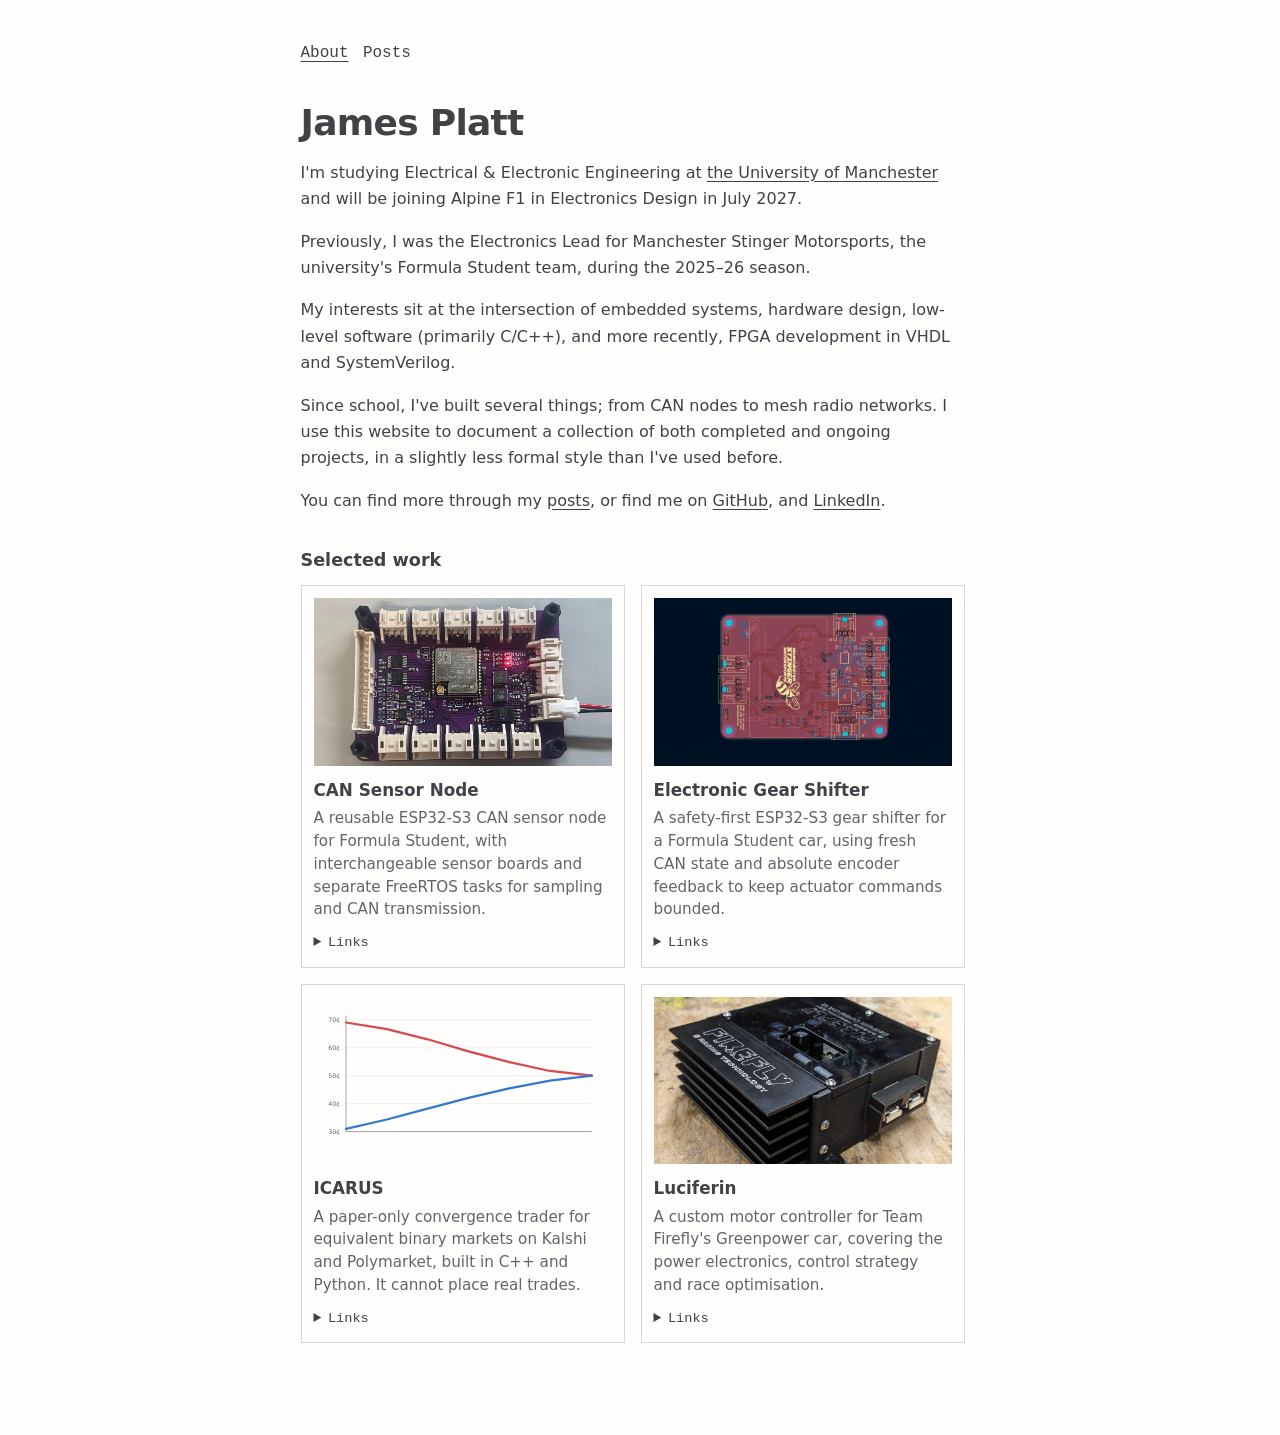
<file: index.html>
<!-- Hello there, what are you doing nosing round my html?? -->

<!doctype html>
<html lang="en-GB">
<head>
  <meta charset="utf-8" />
  <meta name="viewport" content="width=device-width, initial-scale=1" />
  <title>James Platt</title>
  <link rel="stylesheet" href="assets/style.css" />
</head>
<body>
  <main class="page">
    <nav class="nav">
      <a href="/" aria-current="page">About</a>
      <a href="/posts">Posts</a>
    </nav>

    <div class="fade">
      <h1>James Platt</h1>

      <p>
        I'm studying Electrical &amp; Electronic Engineering at <a href="https://www.manchester.ac.uk/">the University of Manchester</a>
        and will be joining Alpine F1 in Electronics Design in July 2027.
      </p>

      <p>
        Previously, I was the Electronics Lead for Manchester Stinger Motorsports, the university's Formula Student team, during the 2025–26 season.
      </p>

      <p>
        My interests sit at the intersection of embedded systems, hardware design, low-level software (primarily C/C++), and more recently, FPGA development in VHDL and SystemVerilog.
      </p>

      <p>
        Since school, I've built several things; from CAN nodes to mesh radio networks. I use this website to document a collection of both completed and ongoing projects, in a slightly less formal style than I've used before.
      </p>

      <p>
        You can find more through my <a href="/posts">posts</a>, or find me on
        <a href="https://github.com/Trovix">GitHub</a>, and <a href="https://www.linkedin.com/in/james-platt-7324a4337">LinkedIn</a>.
      </p>

      <section class="projects" aria-labelledby="projects-heading">
        <h2 id="projects-heading">Selected work</h2>

        <div class="project-list">
          <article class="project-card">
            <a class="project-image-link" href="/dissertations-any-percent-speedrun#part-2-the-johnson-node" aria-label="Read about the CAN Sensor Node">
              <img class="project-image" src="/assets/article-7/johnson-base-board.png" width="1139" height="717" alt="The reusable CAN Sensor Node base board" loading="lazy" decoding="async" />
            </a>
            <h3 class="project-title">CAN Sensor Node</h3>
            <p class="project-description">
              A reusable ESP32-S3 CAN sensor node for Formula Student, with interchangeable sensor boards and separate FreeRTOS tasks for sampling and CAN transmission.
            </p>
            <details>
              <summary>Links</summary>
              <ul class="project-links">
                <li><a href="https://github.com/ManchesterStingerMotorsports/johnson-node">View the Johnson Node repository</a></li>
                <li><a href="/dissertations-any-percent-speedrun">Read the integration article</a></li>
                <li><a href="/building-a-can-bus-library">Read about the CAN library</a></li>
              </ul>
            </details>
          </article>

          <article class="project-card">
            <a class="project-image-link" href="/making-gear-shifts-boring" aria-label="Read about the electronic gear shifter">
              <img class="project-image" src="/assets/projects/gear-shifter.png" width="1664" height="936" alt="PCB layout of the electronic gear shifter control board" loading="lazy" decoding="async" />
            </a>
            <h3 class="project-title">Electronic Gear Shifter</h3>
            <p class="project-description">
              A safety-first ESP32-S3 gear shifter for a Formula Student car, using fresh CAN state and absolute encoder feedback to keep actuator commands bounded.
            </p>
            <details>
              <summary>Links</summary>
              <ul class="project-links">
                <li><a href="/making-gear-shifts-boring">Read the project write-up</a></li>
                <li><a href="https://github.com/ManchesterStingerMotorsports/gear-shifter">View the firmware on GitHub</a></li>
                <li><a href="/building-a-can-bus-library">Read about the CAN library</a></li>
              </ul>
            </details>
          </article>

          <article class="project-card">
            <a class="project-image-link" href="https://github.com/Trovix/Icarus" aria-label="View ICARUS on GitHub">
              <img class="project-image" src="/assets/projects/icarus-terminal.svg" width="1200" height="675" alt="A red price line and a blue price line converging on a graph" loading="lazy" decoding="async" />
            </a>
            <h3 class="project-title">ICARUS</h3>
            <p class="project-description">
              A paper-only convergence trader for equivalent binary markets on Kalshi and Polymarket, built in C++ and Python. It cannot place real trades.
            </p>
            <details>
              <summary>Links</summary>
              <ul class="project-links">
                <li><a href="https://github.com/Trovix/Icarus">View on GitHub</a></li>
                <li><a href="https://github.com/Trovix/Icarus/blob/main/STRATEGY.md">Read the strategy</a></li>
                <li><a href="https://github.com/Trovix/Icarus/blob/main/PROJECT_SPEC.md">Read the project specification</a></li>
              </ul>
            </details>
          </article>

          <article class="project-card">
            <a class="project-image-link" href="/luciferin-pt2" aria-label="Read about the Luciferin hardware">
              <img class="project-image" src="/assets/article-3/completed-controller.png" width="921" height="748" alt="The completed Luciferin motor controller" loading="lazy" decoding="async" />
            </a>
            <h3 class="project-title">Luciferin</h3>
            <p class="project-description">
              A custom motor controller for Team Firefly's Greenpower car, covering the power electronics, control strategy and race optimisation.
            </p>
            <details>
              <summary>Links</summary>
              <ul class="project-links">
                <li><a href="/luciferin-pt1-motor-control">Part 1: Motor control</a></li>
                <li><a href="/luciferin-pt2">Part 2: Hardware design</a></li>
                <li><a href="/luciferin-pt3">Part 3: Going faster</a></li>
                <li><a href="/assets/article-3/ecu-schematic.pdf">Download the schematic</a></li>
              </ul>
            </details>
          </article>
        </div>
      </section>

    </div>
  </main>

  <script>
    (function () {
      const content = document.querySelector('.fade');
      if (!content) return;

      function showContent() {
        content.classList.remove('is-leaving');
        content.classList.add('is-visible');
      }

      requestAnimationFrame(showContent);
      window.addEventListener('pageshow', showContent);

      document.querySelectorAll('a[href]').forEach(a => {
        const url = new URL(a.href, location.href);

        if (url.origin !== location.origin) return;
        if (a.target === '_blank' || a.hasAttribute('download')) return;

        a.addEventListener('click', e => {
          if (e.metaKey || e.ctrlKey || e.shiftKey || e.altKey || e.button !== 0) return;

          e.preventDefault();
          content.classList.remove('is-visible');
          content.classList.add('is-leaving');

          setTimeout(() => {
            location.href = a.href;
          }, 160);
        });
      });
    })();
  </script>
</body>
</html>
</file>
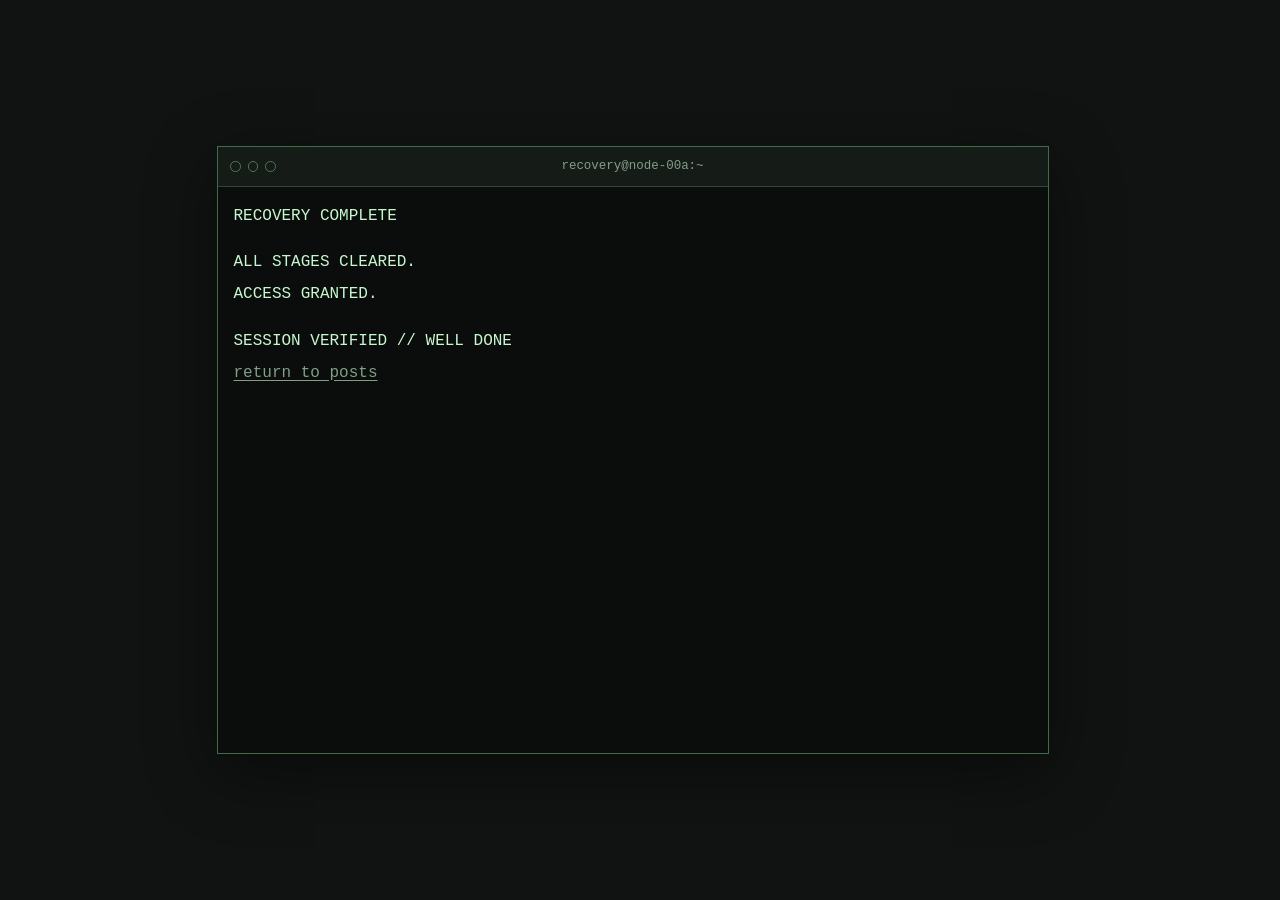
<file: complete.html>
<!doctype html>
<html lang="en-GB">
<head>
  <meta charset="utf-8" />
  <meta name="viewport" content="width=device-width, initial-scale=1" />
  <meta name="robots" content="noindex, nofollow" />
  <title>Recovery complete</title>
  <link rel="stylesheet" href="assets/style.css" />
</head>
<body class="terminal-page">
  <main class="recovery-terminal" aria-label="Recovery complete">
    <div class="terminal-bar" aria-hidden="true">
      <span></span><span></span><span></span>
      <p>recovery@node-00a:~</p>
    </div>
    <div class="terminal-body">
      <div class="terminal-output">
        <p>RECOVERY COMPLETE</p>
        <p class="terminal-spacer">ALL STAGES CLEARED.</p>
        <p>ACCESS GRANTED.</p>
        <p class="terminal-spacer">SESSION VERIFIED // WELL DONE</p>
        <p><a class="terminal-return" href="posts.html">return to posts</a></p>
      </div>
    </div>
  </main>
</body>
</html>
</file>
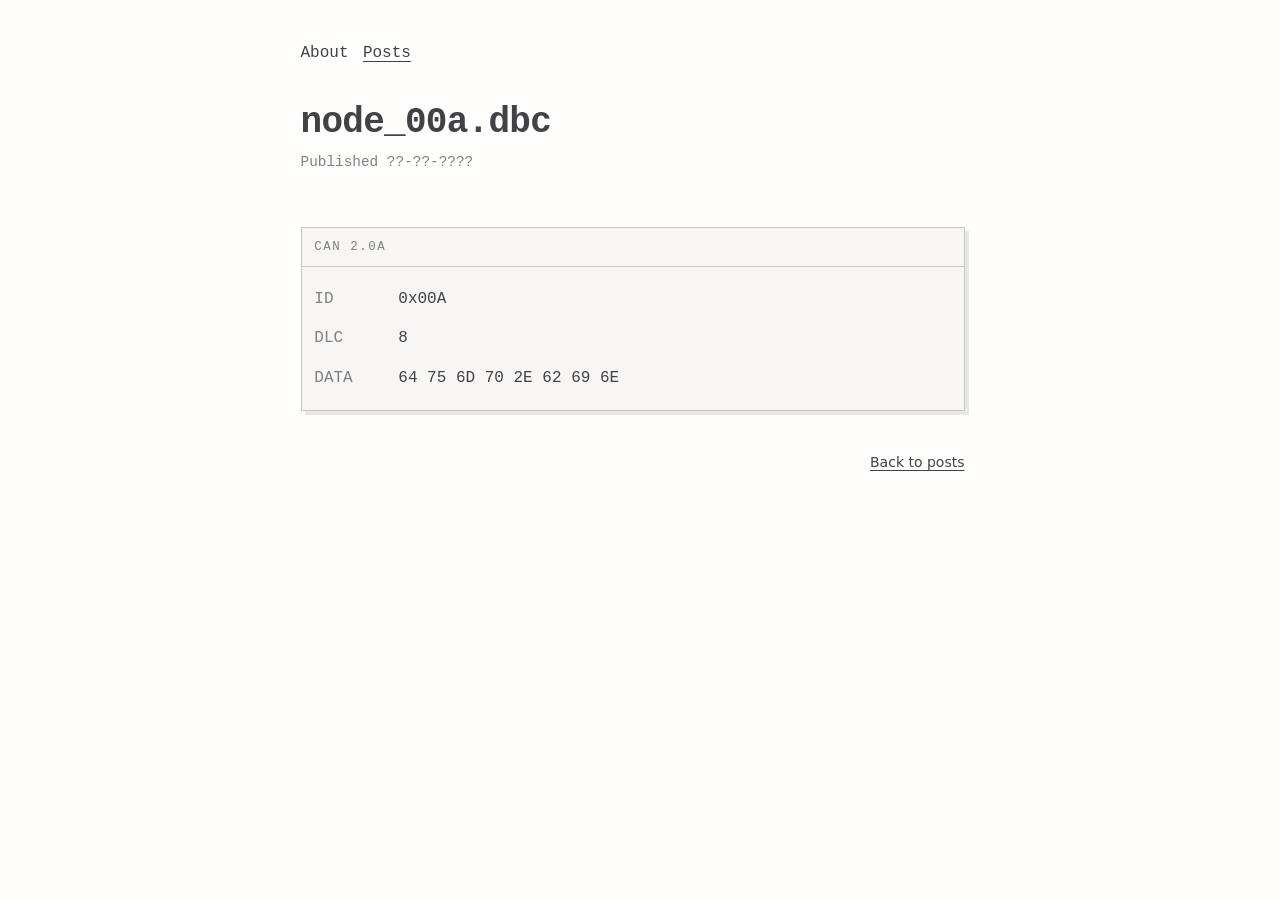
<file: corrupted-dbc.html>
<!doctype html>
<html lang="en-GB">
<head>
  <meta charset="utf-8" />
  <meta name="viewport" content="width=device-width, initial-scale=1" />
  <meta name="description" content="A recovered CAN 2.0A frame." />
  <title>node_00a.dbc - James Platt</title>
  <link rel="stylesheet" href="assets/style.css" />
</head>
<body>
  <main class="page">
    <nav class="nav" aria-label="Primary navigation">
      <a href="/">About</a>
      <a href="/posts" aria-current="page">Posts</a>
    </nav>

    <article class="post fade arg-entry">
      <header class="post-header">
        <h1>node_00a.dbc</h1>
        <p class="post-date">Published <time>??-??-????</time></p>
      </header>

      <section class="can-frame" aria-label="CAN 2.0A frame">
        <p class="can-frame-standard">CAN 2.0A</p>
        <dl>
          <div>
            <dt>ID</dt>
            <dd>0x00A</dd>
          </div>
          <div>
            <dt>DLC</dt>
            <dd>8</dd>
          </div>
          <div>
            <dt>DATA</dt>
            <dd>64 75 6D 70 2E 62 69 6E</dd>
          </div>
        </dl>
      </section>

      <footer class="post-footer"><a href="/posts">Back to posts</a></footer>
    </article>
  </main>

  <script>
    (function () {
      const content = document.querySelector('.fade');
      if (!content) return;

      function showContent() {
        content.classList.remove('is-leaving');
        content.classList.add('is-visible');
      }

      requestAnimationFrame(showContent);
      window.addEventListener('pageshow', showContent);

      document.querySelectorAll('a[href]').forEach(a => {
        const url = new URL(a.href, location.href);

        if (url.origin !== location.origin) return;
        if (a.target === '_blank' || a.hasAttribute('download')) return;

        a.addEventListener('click', e => {
          if (e.metaKey || e.ctrlKey || e.shiftKey || e.altKey || e.button !== 0) return;

          e.preventDefault();
          content.classList.remove('is-visible');
          content.classList.add('is-leaving');

          setTimeout(() => {
            location.href = a.href;
          }, 160);
        });
      });
    })();
  </script>
</body>
</html>
</file>
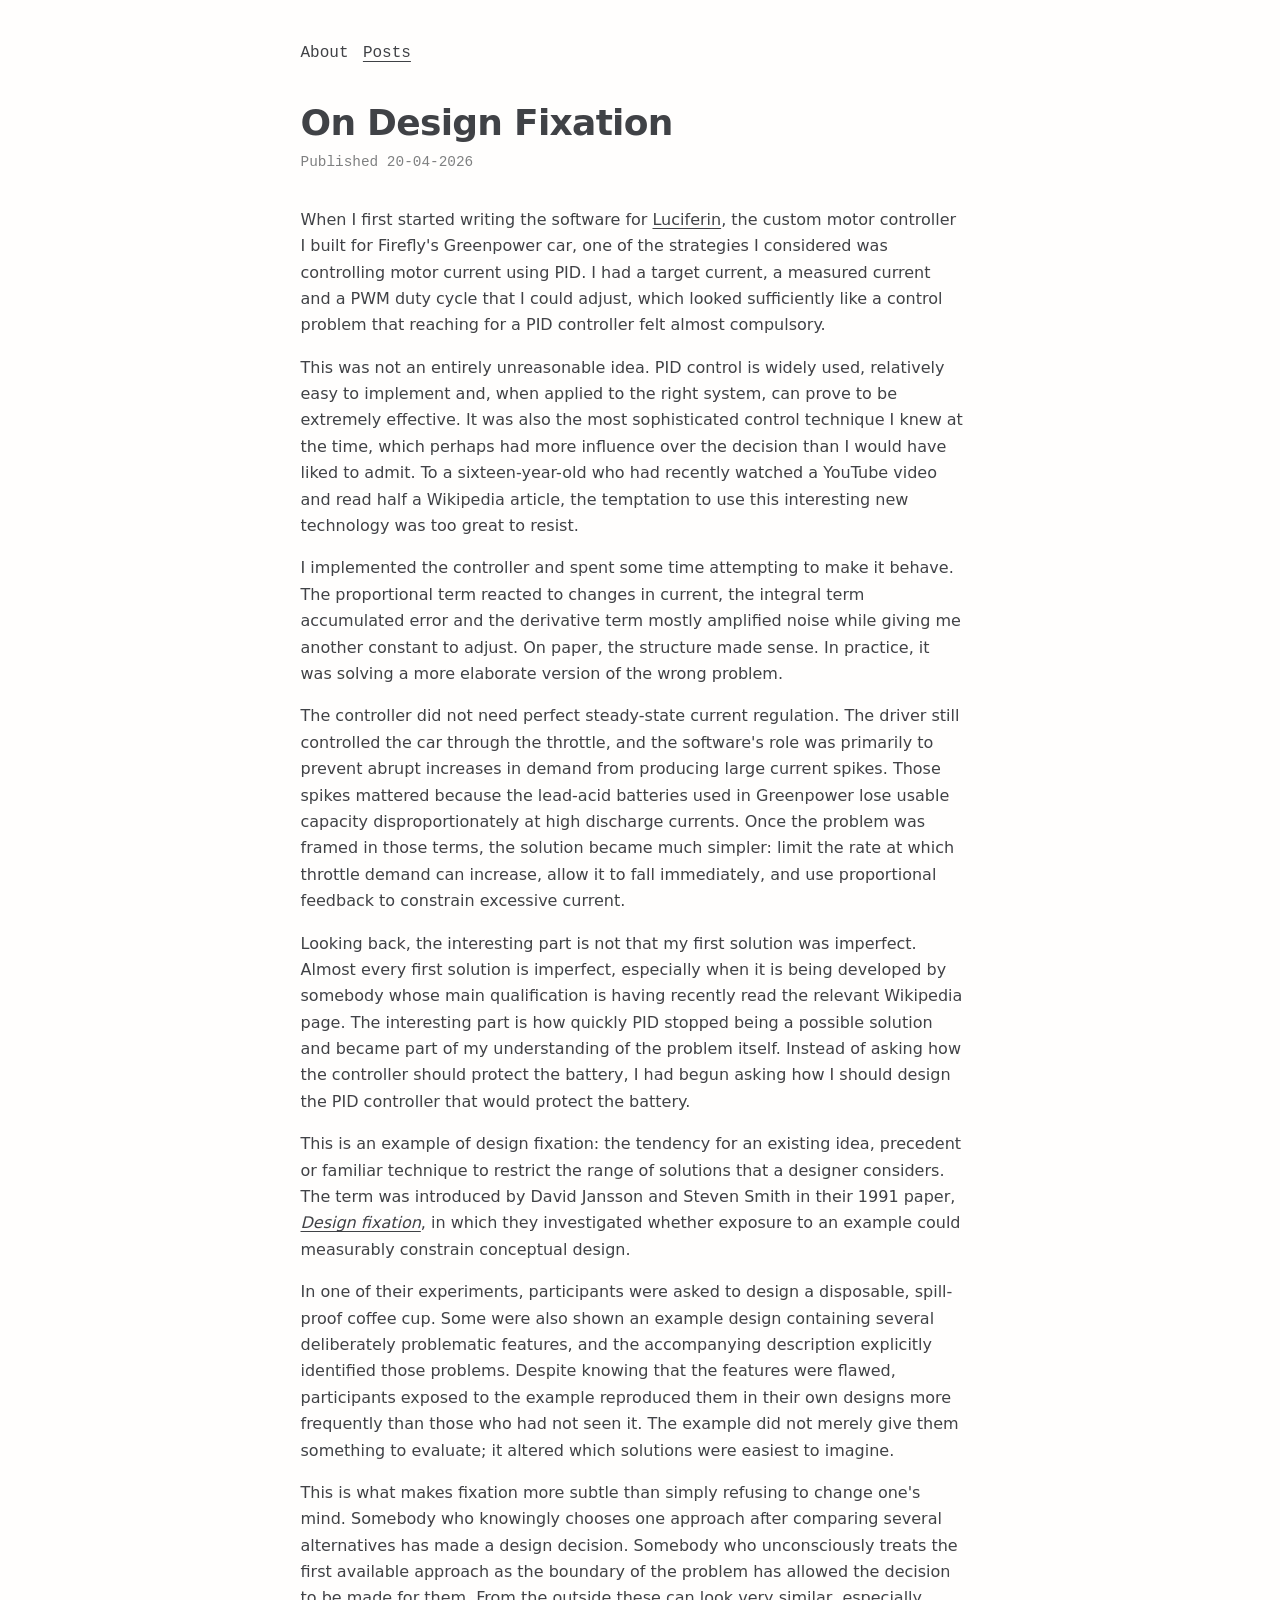
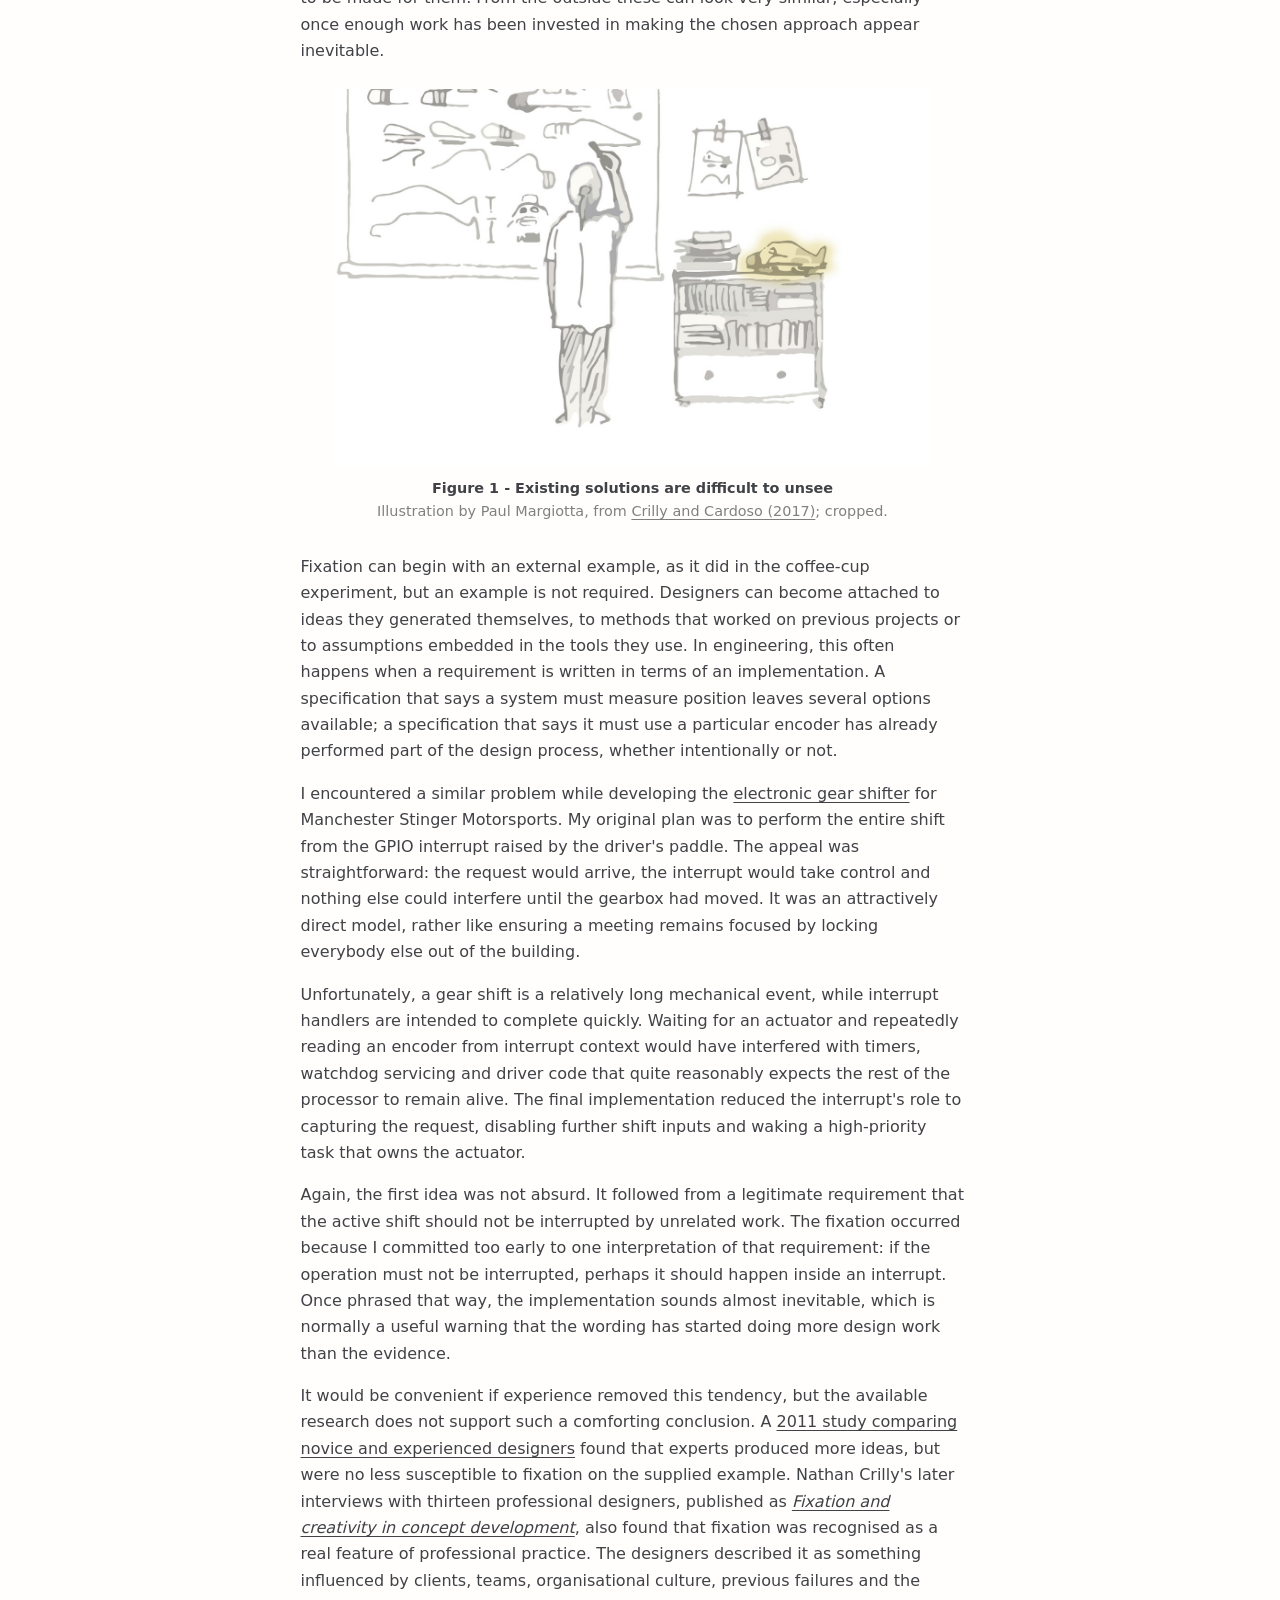
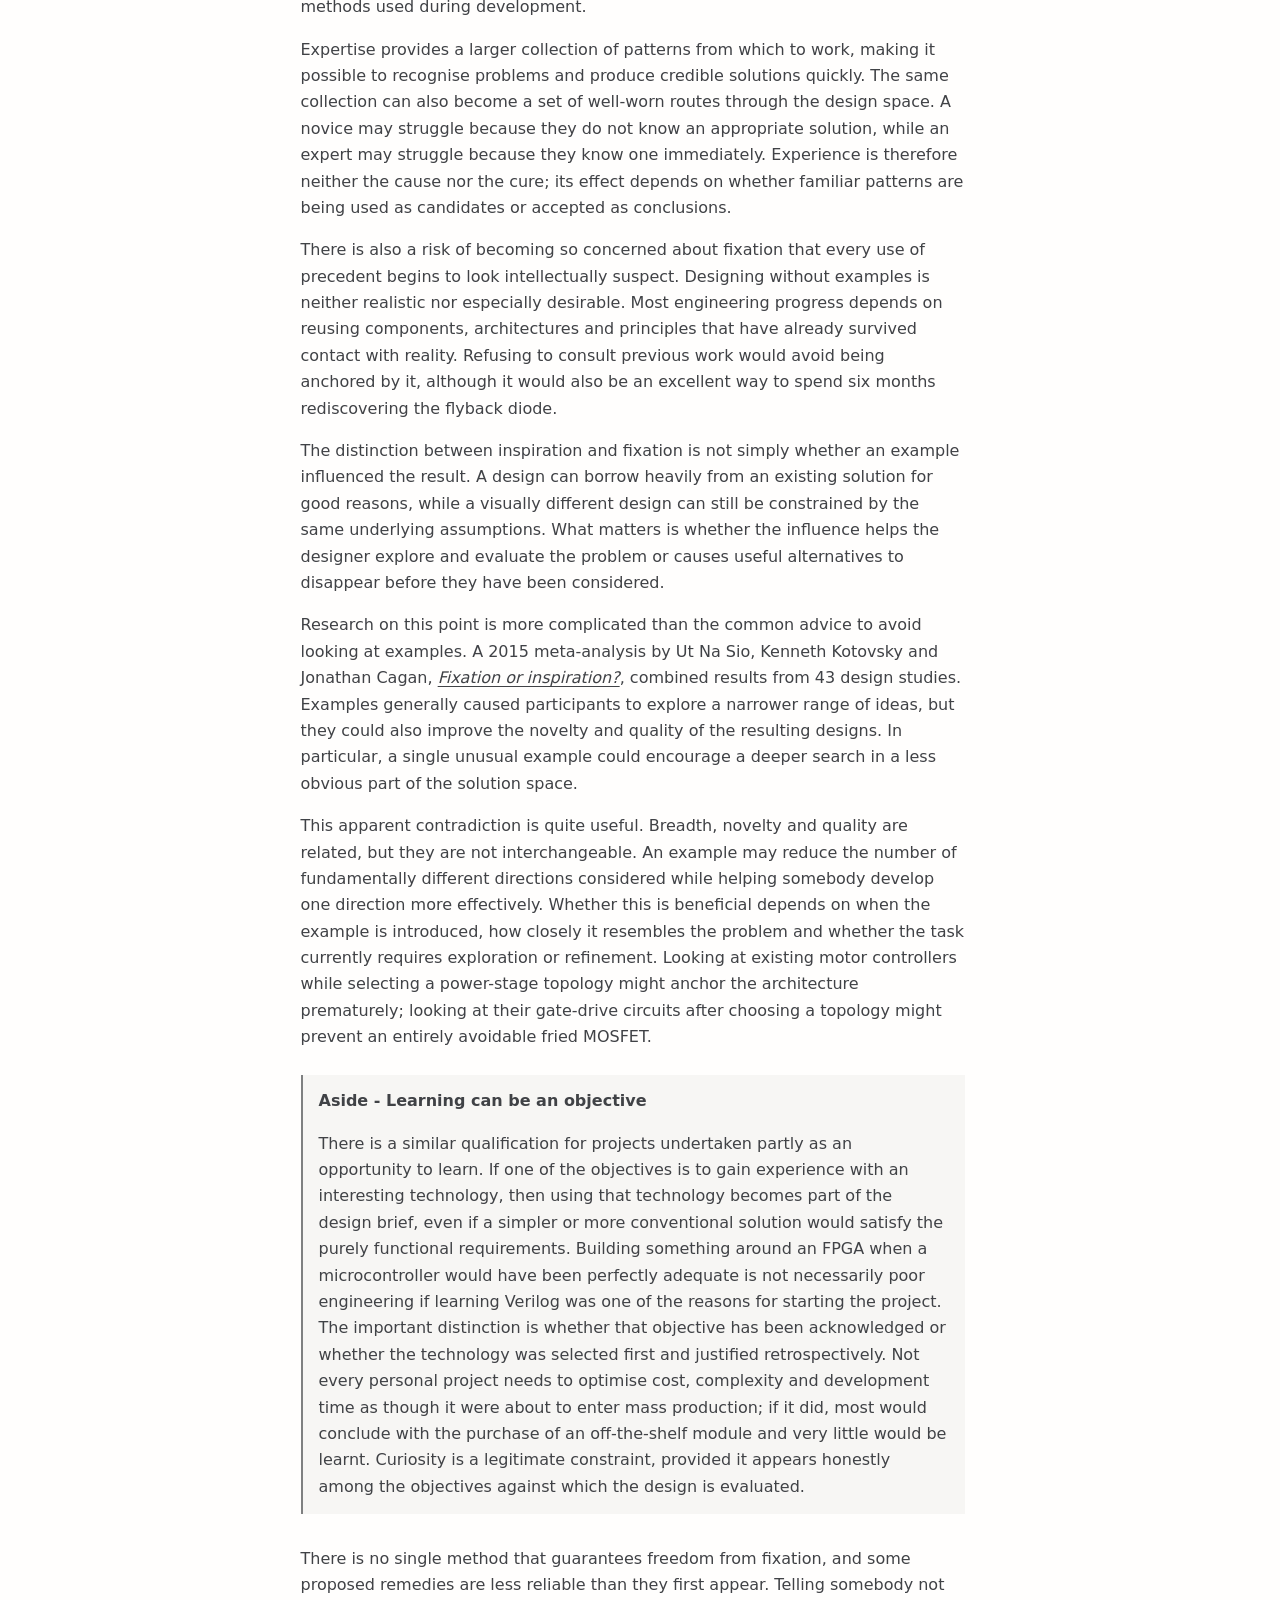
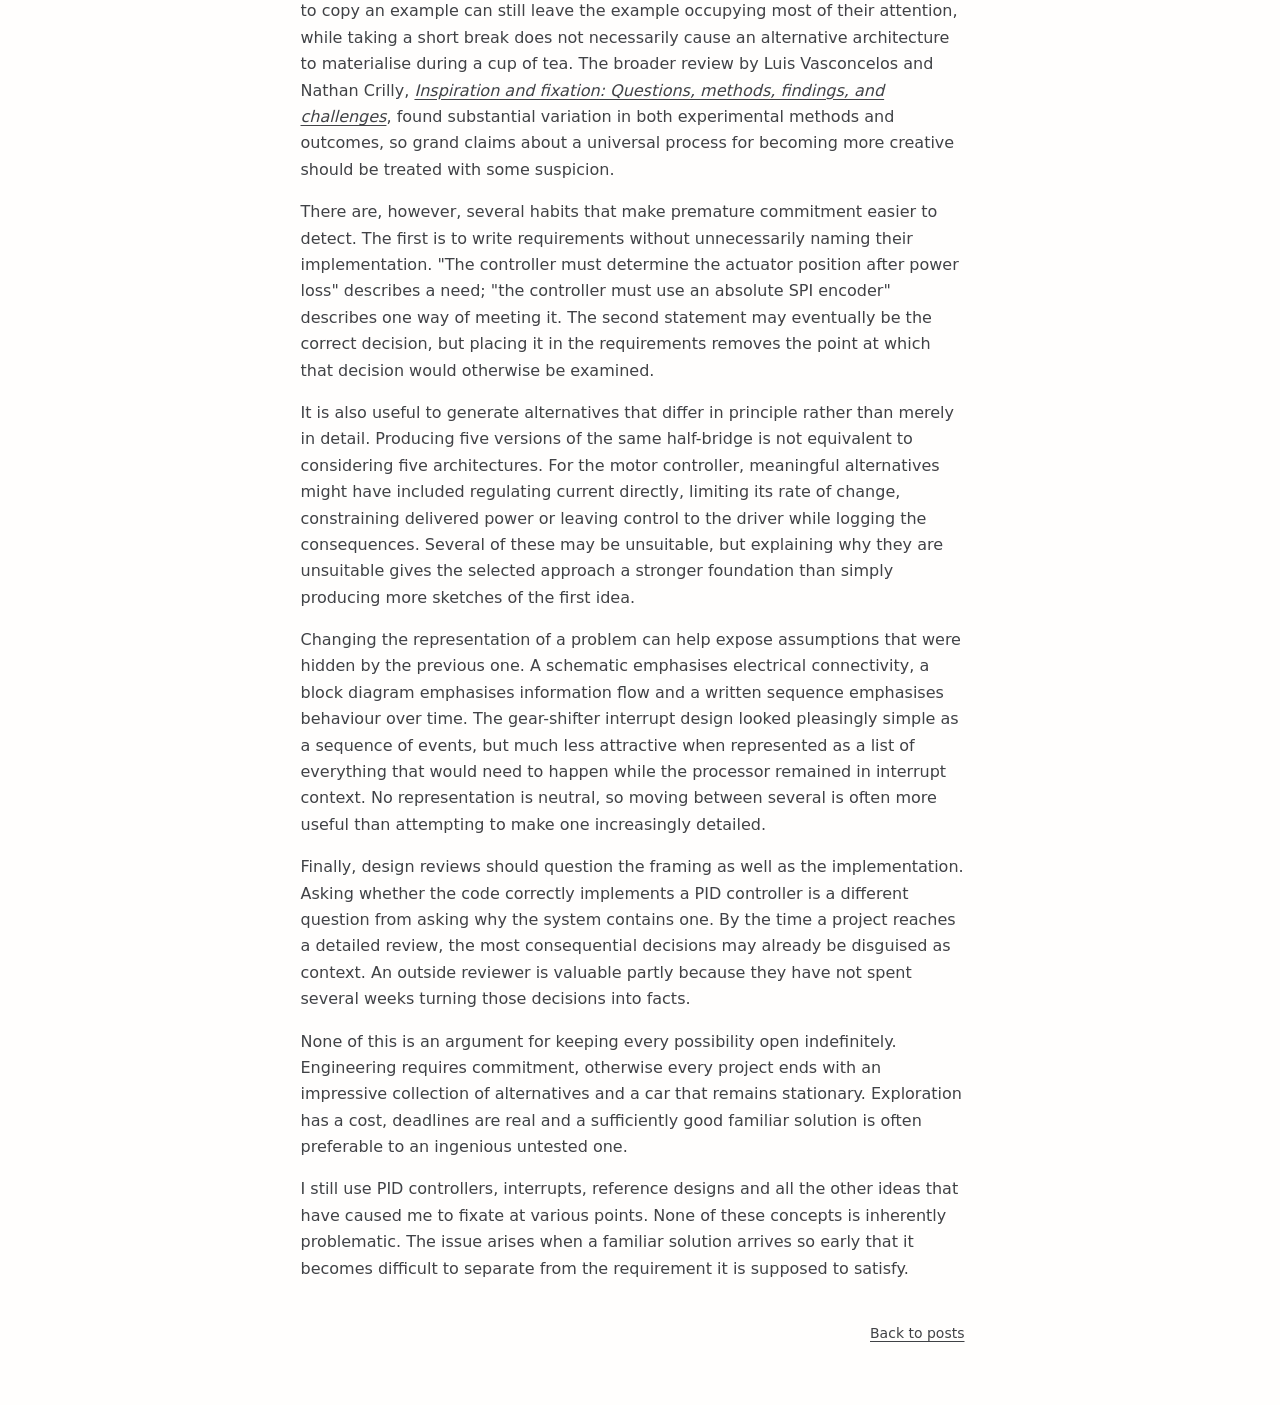
<file: design-fixation.html>
<!doctype html>
<html lang="en-GB">
<head>
  <meta charset="utf-8" />
  <meta name="viewport" content="width=device-width, initial-scale=1" />
  <meta name="description" content="How familiar solutions, examples and tools can quietly narrow the engineering design space before alternatives have been considered." />
  <title>On Design Fixation - James Platt</title>
  <link rel="stylesheet" href="assets/style.css" />
</head>
<body>
  <main class="page">
    <nav class="nav" aria-label="Primary navigation">
      <a href="/">About</a>
      <a href="/posts" aria-current="page">Posts</a>
    </nav>

    <article class="post fade">
      <header class="post-header">
        <h1>On Design Fixation</h1>
        <p class="post-date">Published <time datetime="2026-04-20">20-04-2026</time></p>
      </header>

<p>When I first started writing the software for <a href="/luciferin-pt3">Luciferin</a>, the custom motor controller I built for Firefly&#39;s Greenpower car, one of the strategies I considered was controlling motor current using PID. I had a target current, a measured current and a PWM duty cycle that I could adjust, which looked sufficiently like a control problem that reaching for a PID controller felt almost compulsory.</p>

      <p>This was not an entirely unreasonable idea. PID control is widely used, relatively easy to implement and, when applied to the right system, can prove to be extremely effective. It was also the most sophisticated control technique I knew at the time, which perhaps had more influence over the decision than I would have liked to admit. To a sixteen-year-old who had recently watched a YouTube video and read half a Wikipedia article, the temptation to use this interesting new technology was too great to resist.</p>

      <p>I implemented the controller and spent some time attempting to make it behave. The proportional term reacted to changes in current, the integral term accumulated error and the derivative term mostly amplified noise while giving me another constant to adjust. On paper, the structure made sense. In practice, it was solving a more elaborate version of the wrong problem.</p>

      <p>The controller did not need perfect steady-state current regulation. The driver still controlled the car through the throttle, and the software&#39;s role was primarily to prevent abrupt increases in demand from producing large current spikes. Those spikes mattered because the lead-acid batteries used in Greenpower lose usable capacity disproportionately at high discharge currents. Once the problem was framed in those terms, the solution became much simpler: limit the rate at which throttle demand can increase, allow it to fall immediately, and use proportional feedback to constrain excessive current.</p>

      <p>Looking back, the interesting part is not that my first solution was imperfect. Almost every first solution is imperfect, especially when it is being developed by somebody whose main qualification is having recently read the relevant Wikipedia page. The interesting part is how quickly PID stopped being a possible solution and became part of my understanding of the problem itself. Instead of asking how the controller should protect the battery, I had begun asking how I should design the PID controller that would protect the battery.</p>

      <p>This is an example of design fixation: the tendency for an existing idea, precedent or familiar technique to restrict the range of solutions that a designer considers. The term was introduced by David Jansson and Steven Smith in their 1991 paper, <a href="https://www.sciencedirect.com/science/article/abs/pii/0142694X9190003F"><em>Design fixation</em></a>, in which they investigated whether exposure to an example could measurably constrain conceptual design.</p>

      <p>In one of their experiments, participants were asked to design a disposable, spill-proof coffee cup. Some were also shown an example design containing several deliberately problematic features, and the accompanying description explicitly identified those problems. Despite knowing that the features were flawed, participants exposed to the example reproduced them in their own designs more frequently than those who had not seen it. The example did not merely give them something to evaluate; it altered which solutions were easiest to imagine.</p>

      <p>This is what makes fixation more subtle than simply refusing to change one&#39;s mind. Somebody who knowingly chooses one approach after comparing several alternatives has made a design decision. Somebody who unconsciously treats the first available approach as the boundary of the problem has allowed the decision to be made for them. From the outside these can look very similar, especially once enough work has been invested in making the chosen approach appear inevitable.</p>

      <figure class="figure">
        <img src="assets/article-6/design-fixation-crilly-cardoso.png" alt="A designer sketches vehicle forms while an existing model in the room influences the shapes being drawn" />
        <figcaption>
          <span class="caption-title">Figure 1 - Existing solutions are difficult to unsee</span>
          <span class="caption-note caption-credit">Illustration by Paul Margiotta, from <a href="https://doi.org/10.1016/j.destud.2017.02.001">Crilly and Cardoso (2017)</a>; cropped.</span>
        </figcaption>
      </figure>

      <p>Fixation can begin with an external example, as it did in the coffee-cup experiment, but an example is not required. Designers can become attached to ideas they generated themselves, to methods that worked on previous projects or to assumptions embedded in the tools they use. In engineering, this often happens when a requirement is written in terms of an implementation. A specification that says a system must measure position leaves several options available; a specification that says it must use a particular encoder has already performed part of the design process, whether intentionally or not.</p>

<p>I encountered a similar problem while developing the <a href="/making-gear-shifts-boring">electronic gear shifter</a> for Manchester Stinger Motorsports. My original plan was to perform the entire shift from the GPIO interrupt raised by the driver&#39;s paddle. The appeal was straightforward: the request would arrive, the interrupt would take control and nothing else could interfere until the gearbox had moved. It was an attractively direct model, rather like ensuring a meeting remains focused by locking everybody else out of the building.</p>

      <p>Unfortunately, a gear shift is a relatively long mechanical event, while interrupt handlers are intended to complete quickly. Waiting for an actuator and repeatedly reading an encoder from interrupt context would have interfered with timers, watchdog servicing and driver code that quite reasonably expects the rest of the processor to remain alive. The final implementation reduced the interrupt&#39;s role to capturing the request, disabling further shift inputs and waking a high-priority task that owns the actuator.</p>

      <p>Again, the first idea was not absurd. It followed from a legitimate requirement that the active shift should not be interrupted by unrelated work. The fixation occurred because I committed too early to one interpretation of that requirement: if the operation must not be interrupted, perhaps it should happen inside an interrupt. Once phrased that way, the implementation sounds almost inevitable, which is normally a useful warning that the wording has started doing more design work than the evidence.</p>

      <p>It would be convenient if experience removed this tendency, but the available research does not support such a comforting conclusion. A <a href="https://dfam.designsociety.org/publication/30686/UNDERSTANDING%2BFIXATION%3A%2BA%2BSTUDY%2BON%2BTHE%2BROLE%2BOF%2BEXPERTISE">2011 study comparing novice and experienced designers</a> found that experts produced more ideas, but were no less susceptible to fixation on the supplied example. Nathan Crilly&#39;s later interviews with thirteen professional designers, published as <a href="https://www.repository.cam.ac.uk/items/f6ea38af-fca1-493f-ad14-3a0f95a069a8"><em>Fixation and creativity in concept development</em></a>, also found that fixation was recognised as a real feature of professional practice. The designers described it as something influenced by clients, teams, organisational culture, previous failures and the methods used during development.</p>

      <p>Expertise provides a larger collection of patterns from which to work, making it possible to recognise problems and produce credible solutions quickly. The same collection can also become a set of well-worn routes through the design space. A novice may struggle because they do not know an appropriate solution, while an expert may struggle because they know one immediately. Experience is therefore neither the cause nor the cure; its effect depends on whether familiar patterns are being used as candidates or accepted as conclusions.</p>

      <p>There is also a risk of becoming so concerned about fixation that every use of precedent begins to look intellectually suspect. Designing without examples is neither realistic nor especially desirable. Most engineering progress depends on reusing components, architectures and principles that have already survived contact with reality. Refusing to consult previous work would avoid being anchored by it, although it would also be an excellent way to spend six months rediscovering the flyback diode.</p>

      <p>The distinction between inspiration and fixation is not simply whether an example influenced the result. A design can borrow heavily from an existing solution for good reasons, while a visually different design can still be constrained by the same underlying assumptions. What matters is whether the influence helps the designer explore and evaluate the problem or causes useful alternatives to disappear before they have been considered.</p>

      <p>Research on this point is more complicated than the common advice to avoid looking at examples. A 2015 meta-analysis by Ut Na Sio, Kenneth Kotovsky and Jonathan Cagan, <a href="https://www.sciencedirect.com/science/article/abs/pii/S0142694X15000290"><em>Fixation or inspiration?</em></a>, combined results from 43 design studies. Examples generally caused participants to explore a narrower range of ideas, but they could also improve the novelty and quality of the resulting designs. In particular, a single unusual example could encourage a deeper search in a less obvious part of the solution space.</p>

      <p>This apparent contradiction is quite useful. Breadth, novelty and quality are related, but they are not interchangeable. An example may reduce the number of fundamentally different directions considered while helping somebody develop one direction more effectively. Whether this is beneficial depends on when the example is introduced, how closely it resembles the problem and whether the task currently requires exploration or refinement. Looking at existing motor controllers while selecting a power-stage topology might anchor the architecture prematurely; looking at their gate-drive circuits after choosing a topology might prevent an entirely avoidable fried MOSFET.</p>

      <aside class="aside">
        <p class="aside-title">Aside - Learning can be an objective</p>
        <p>There is a similar qualification for projects undertaken partly as an opportunity to learn. If one of the objectives is to gain experience with an interesting technology, then using that technology becomes part of the design brief, even if a simpler or more conventional solution would satisfy the purely functional requirements. Building something around an FPGA when a microcontroller would have been perfectly adequate is not necessarily poor engineering if learning Verilog was one of the reasons for starting the project. The important distinction is whether that objective has been acknowledged or whether the technology was selected first and justified retrospectively. Not every personal project needs to optimise cost, complexity and development time as though it were about to enter mass production; if it did, most would conclude with the purchase of an off-the-shelf module and very little would be learnt. Curiosity is a legitimate constraint, provided it appears honestly among the objectives against which the design is evaluated.</p>
      </aside>

      <p>There is no single method that guarantees freedom from fixation, and some proposed remedies are less reliable than they first appear. Telling somebody not to copy an example can still leave the example occupying most of their attention, while taking a short break does not necessarily cause an alternative architecture to materialise during a cup of tea. The broader review by Luis Vasconcelos and Nathan Crilly, <a href="https://www.repository.cam.ac.uk/items/ab1d3c24-a060-4dc1-bee2-f27873e3e883"><em>Inspiration and fixation: Questions, methods, findings, and challenges</em></a>, found substantial variation in both experimental methods and outcomes, so grand claims about a universal process for becoming more creative should be treated with some suspicion.</p>

      <p>There are, however, several habits that make premature commitment easier to detect. The first is to write requirements without unnecessarily naming their implementation. &quot;The controller must determine the actuator position after power loss&quot; describes a need; &quot;the controller must use an absolute SPI encoder&quot; describes one way of meeting it. The second statement may eventually be the correct decision, but placing it in the requirements removes the point at which that decision would otherwise be examined.</p>

      <p>It is also useful to generate alternatives that differ in principle rather than merely in detail. Producing five versions of the same half-bridge is not equivalent to considering five architectures. For the motor controller, meaningful alternatives might have included regulating current directly, limiting its rate of change, constraining delivered power or leaving control to the driver while logging the consequences. Several of these may be unsuitable, but explaining why they are unsuitable gives the selected approach a stronger foundation than simply producing more sketches of the first idea.</p>

      <p>Changing the representation of a problem can help expose assumptions that were hidden by the previous one. A schematic emphasises electrical connectivity, a block diagram emphasises information flow and a written sequence emphasises behaviour over time. The gear-shifter interrupt design looked pleasingly simple as a sequence of events, but much less attractive when represented as a list of everything that would need to happen while the processor remained in interrupt context. No representation is neutral, so moving between several is often more useful than attempting to make one increasingly detailed.</p>

      <p>Finally, design reviews should question the framing as well as the implementation. Asking whether the code correctly implements a PID controller is a different question from asking why the system contains one. By the time a project reaches a detailed review, the most consequential decisions may already be disguised as context. An outside reviewer is valuable partly because they have not spent several weeks turning those decisions into facts.</p>

      <p>None of this is an argument for keeping every possibility open indefinitely. Engineering requires commitment, otherwise every project ends with an impressive collection of alternatives and a car that remains stationary. Exploration has a cost, deadlines are real and a sufficiently good familiar solution is often preferable to an ingenious untested one.</p>

      <p>I still use PID controllers, interrupts, reference designs and all the other ideas that have caused me to fixate at various points. None of these concepts is inherently problematic. The issue arises when a familiar solution arrives so early that it becomes difficult to separate from the requirement it is supposed to satisfy.</p>

      <footer class="post-footer"><a href="/posts">Back to posts</a></footer>
    </article>
  </main>

  <script>
    (function () {
      const content = document.querySelector('.fade');
      if (!content) return;

      function showContent() {
        content.classList.remove('is-leaving');
        content.classList.add('is-visible');
      }

      requestAnimationFrame(showContent);
      window.addEventListener('pageshow', showContent);

      document.querySelectorAll('a[href]').forEach(a => {
        const url = new URL(a.href, location.href);

        if (url.origin !== location.origin) return;
        if (a.target === '_blank' || a.hasAttribute('download')) return;

        a.addEventListener('click', e => {
          if (e.metaKey || e.ctrlKey || e.shiftKey || e.altKey || e.button !== 0) return;

          e.preventDefault();
          content.classList.remove('is-visible');
          content.classList.add('is-leaving');

          setTimeout(() => {
            location.href = a.href;
          }, 160);
        });
      });
    })();
  </script>
</body>
</html>
</file>
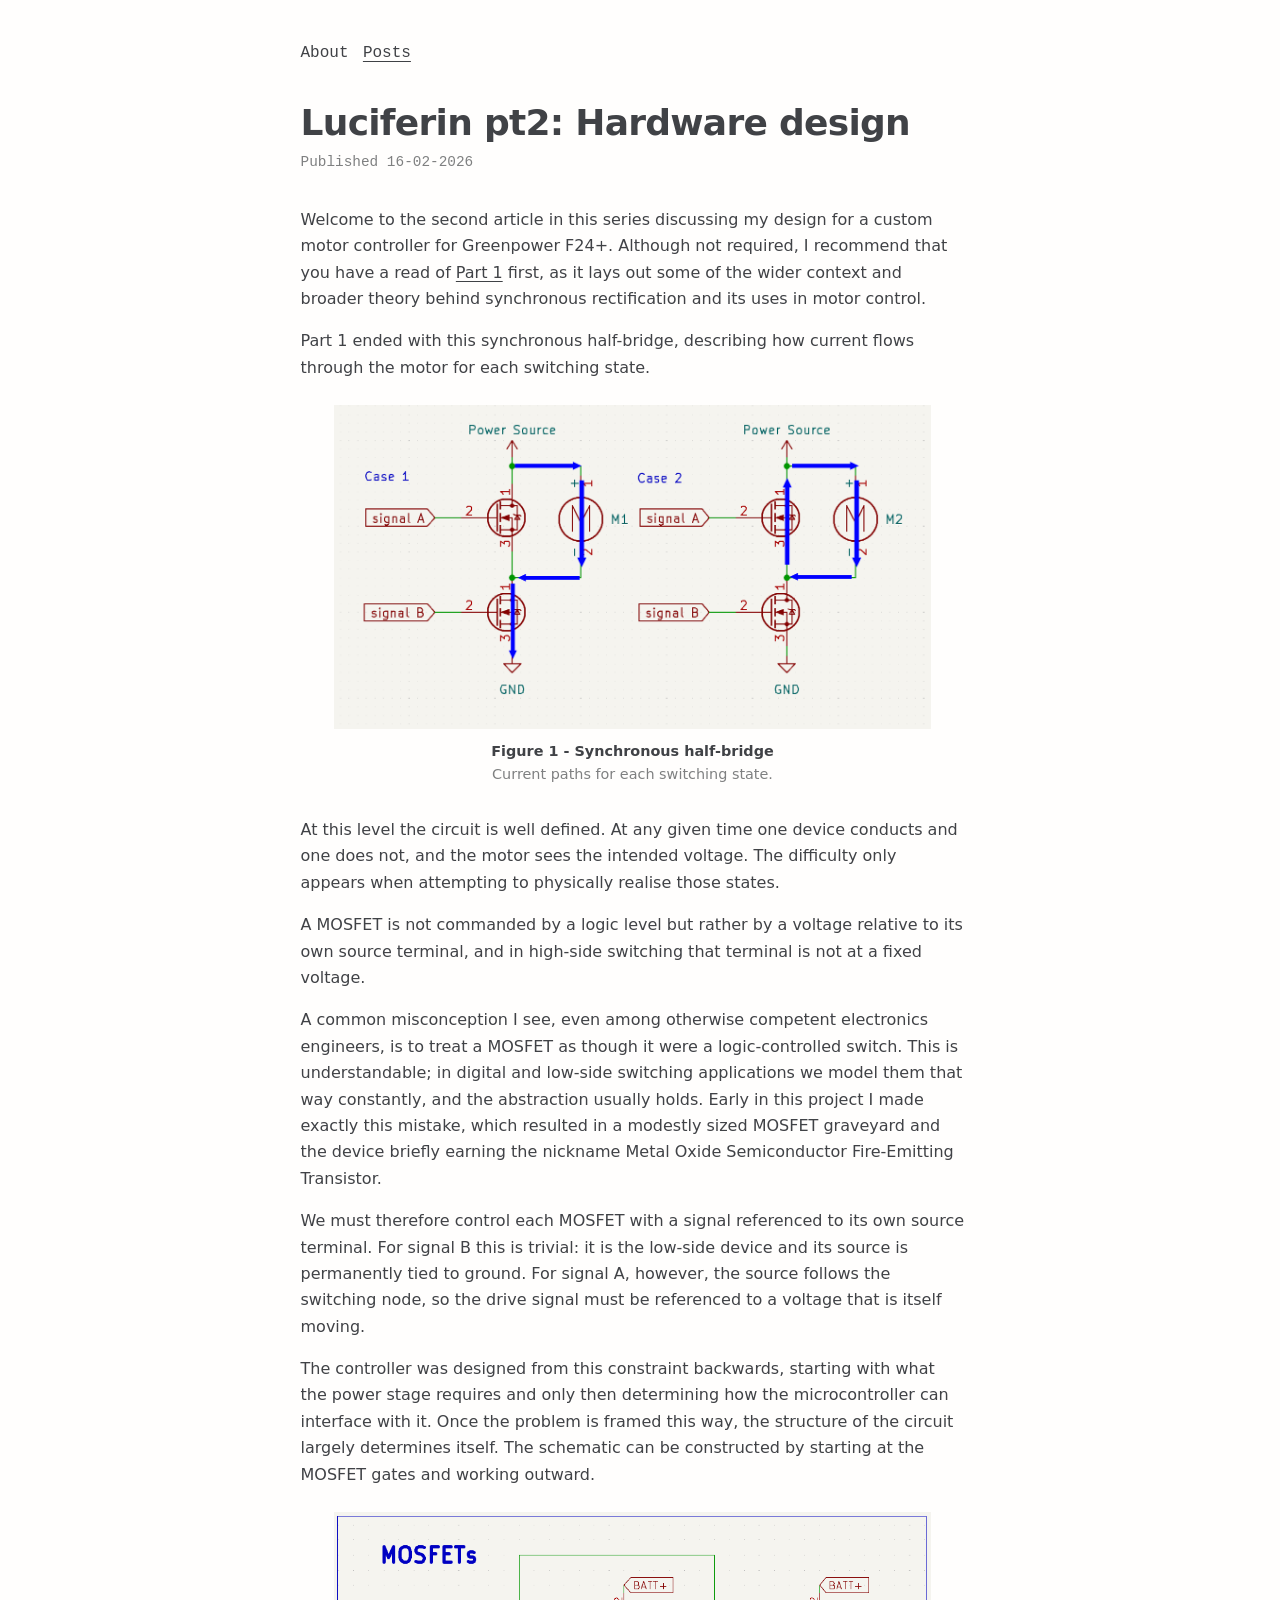
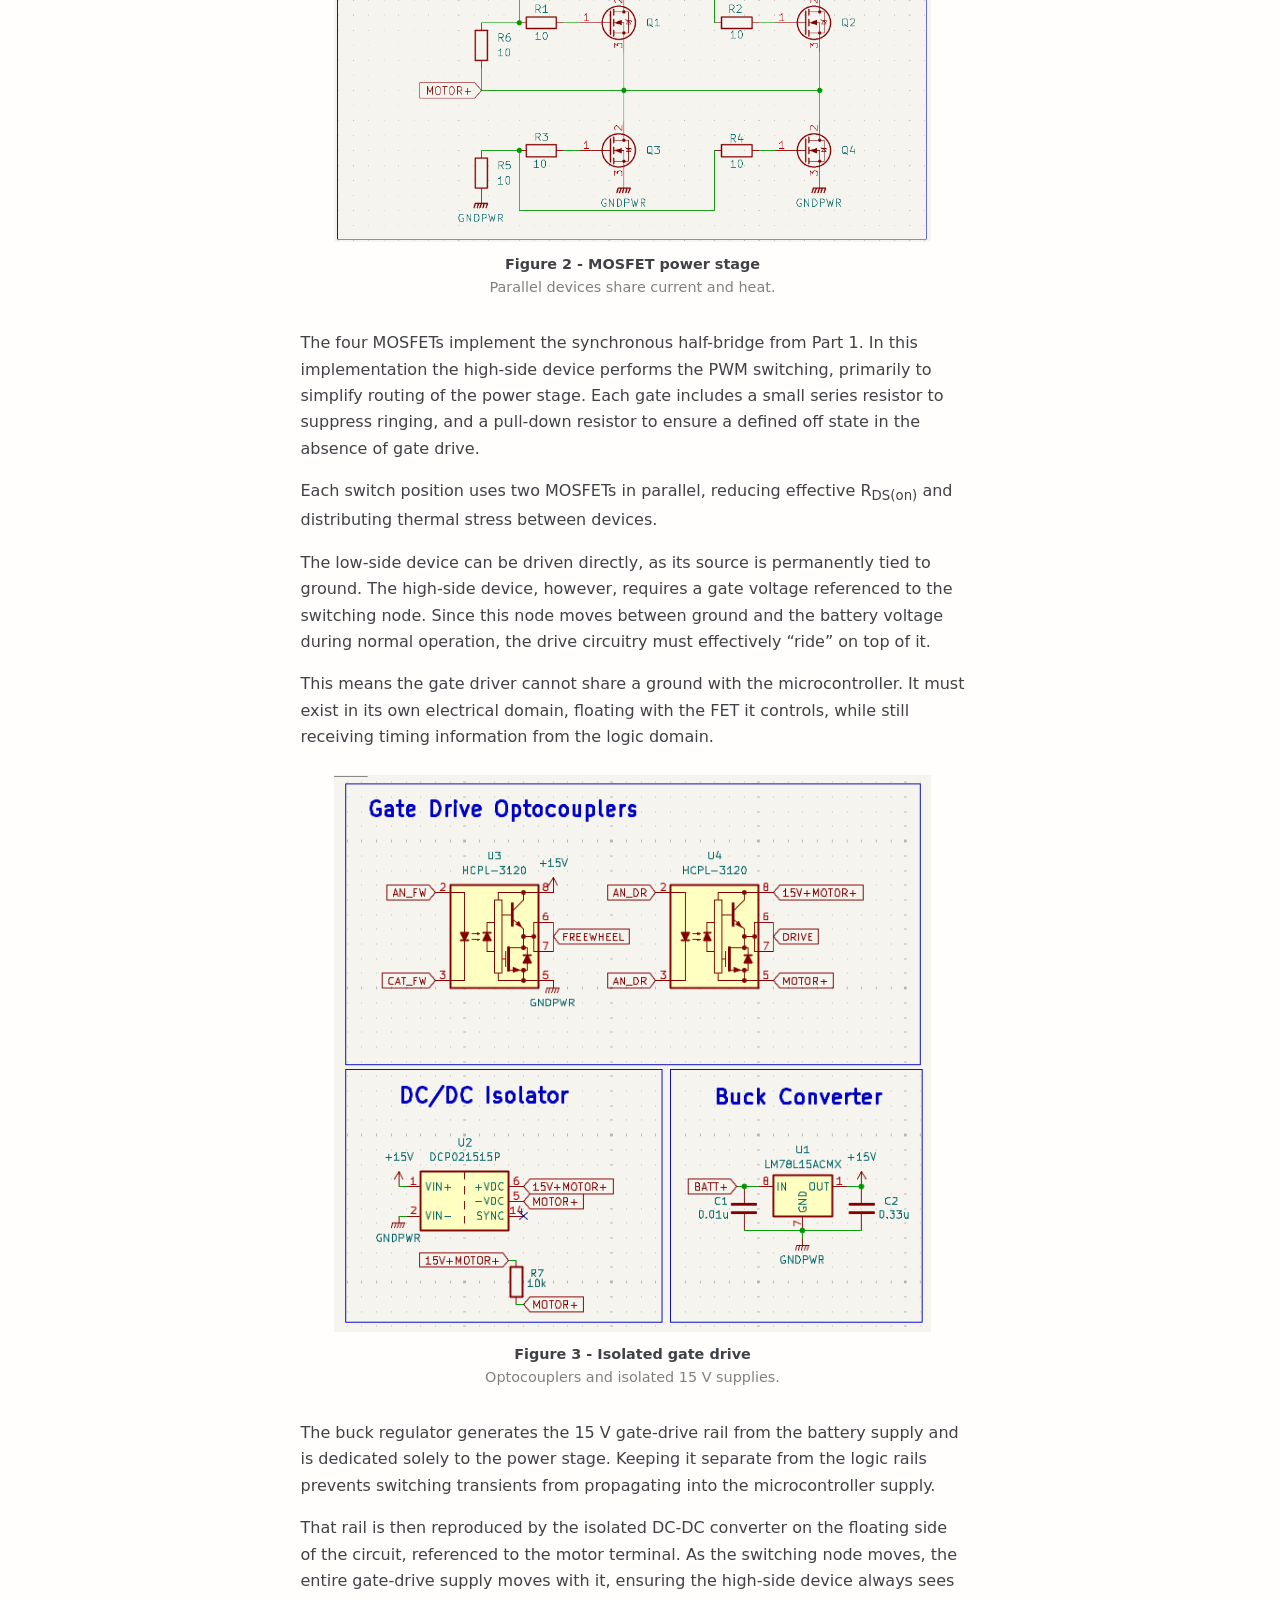
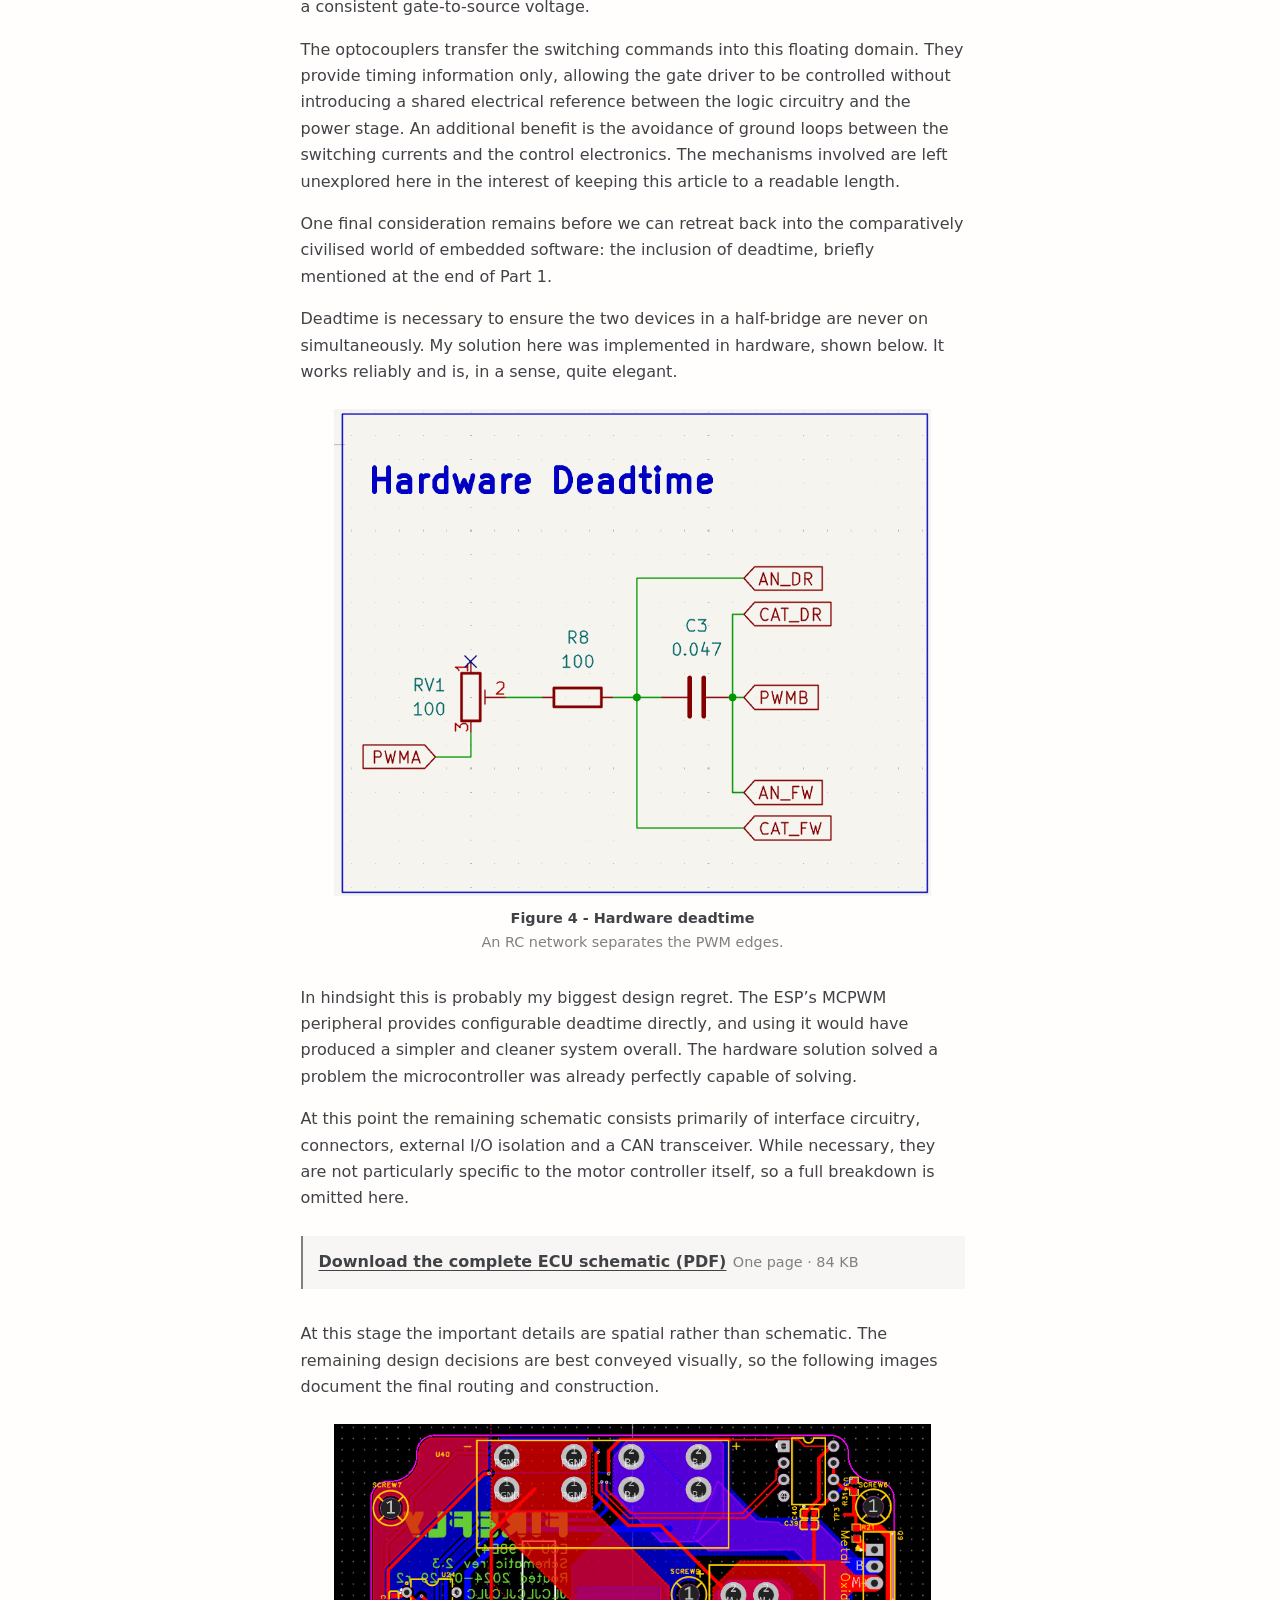
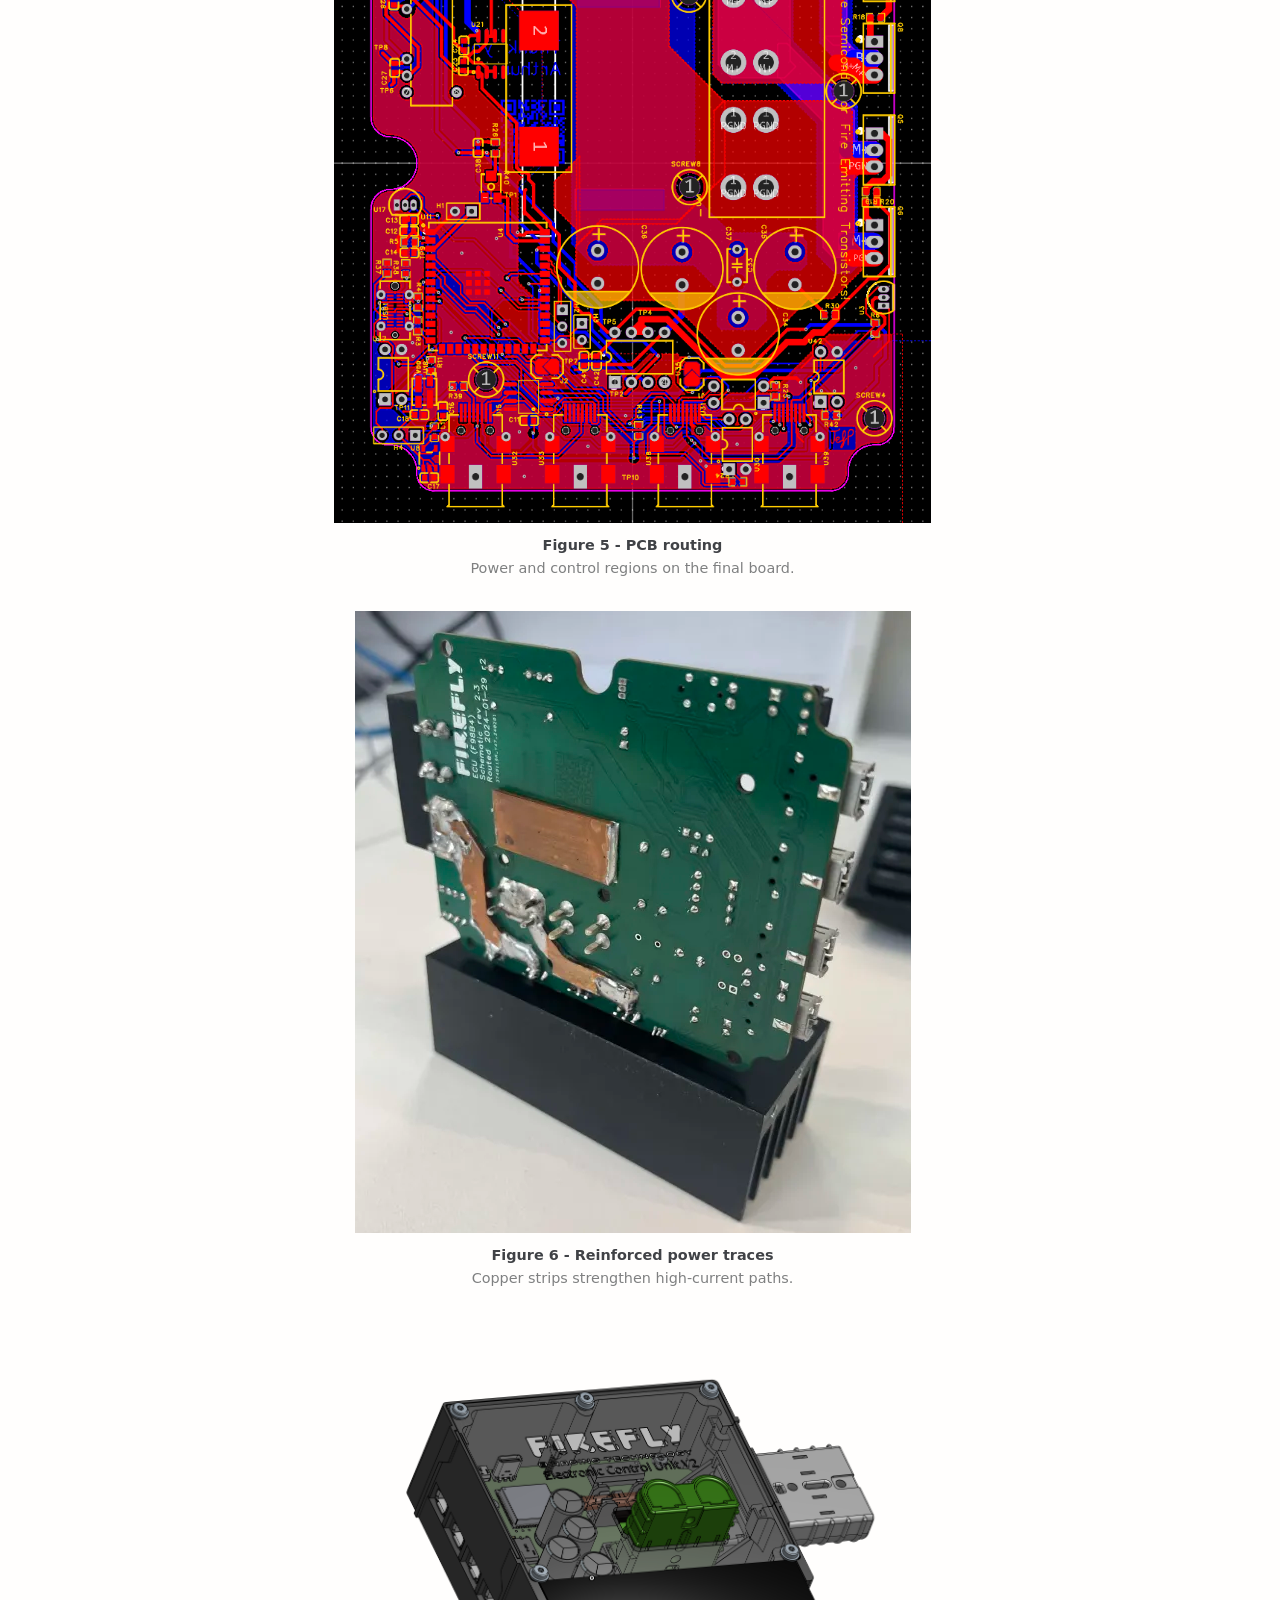
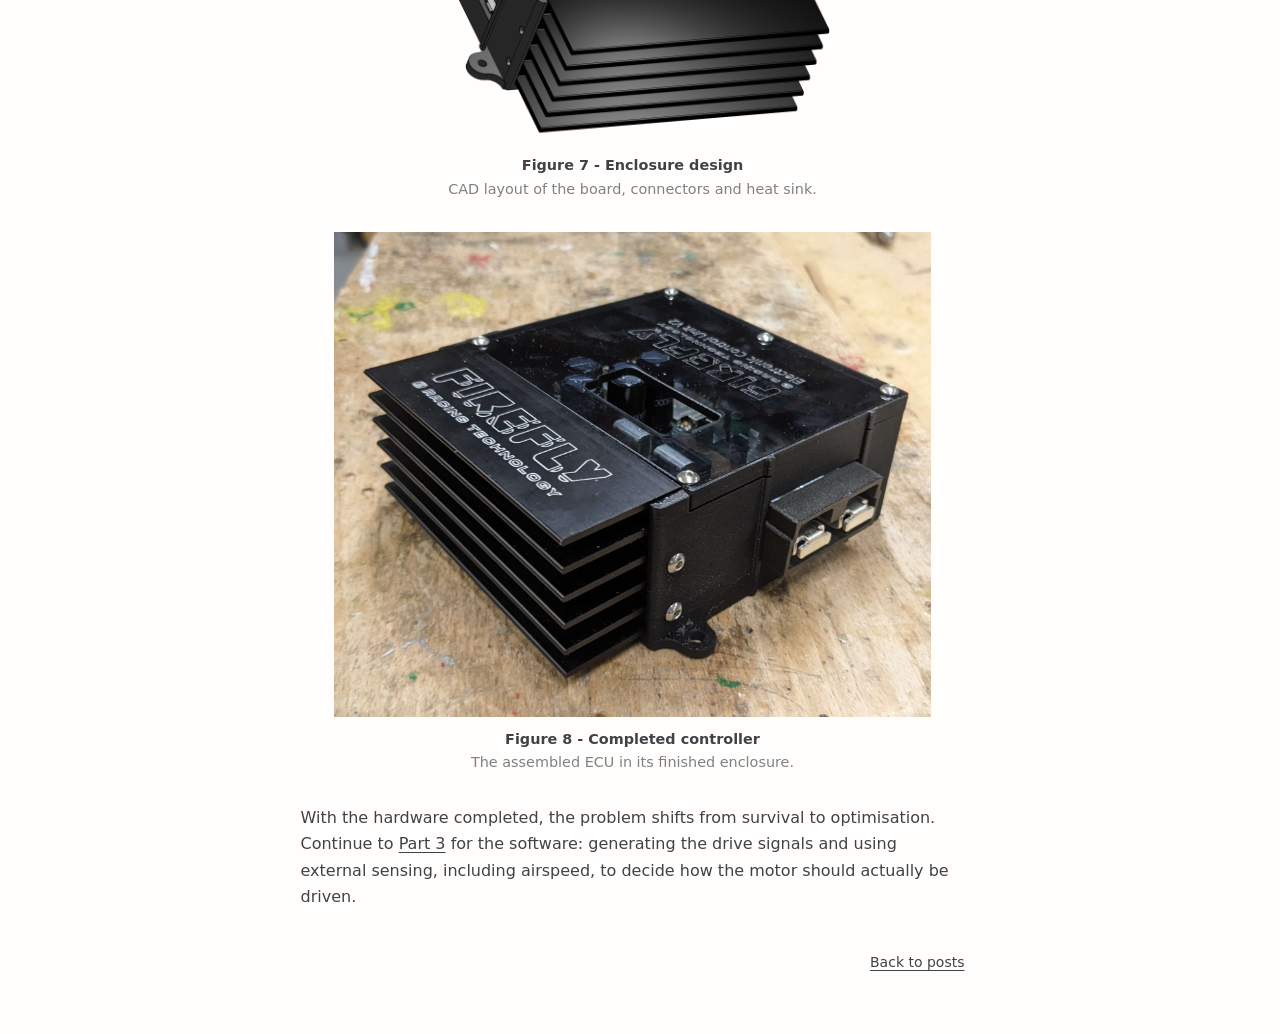
<file: luciferin-pt2.html>
<!doctype html>
<html lang="en-GB">
<head>
  <meta charset="utf-8" />
  <meta name="viewport" content="width=device-width, initial-scale=1" />
  <meta name="description" content="The power stage, isolated gate drive, deadtime circuit, PCB routing and enclosure design behind the Luciferin motor controller." />
  <title>Luciferin pt2: Hardware design - James Platt</title>
  <link rel="stylesheet" href="assets/style.css" />
</head>
<body>
  <main class="page">
    <nav class="nav" aria-label="Primary navigation">
      <a href="/">About</a>
      <a href="/posts" aria-current="page">Posts</a>
    </nav>

    <article class="post fade">
      <header class="post-header">
        <h1>Luciferin pt2: Hardware design</h1>
        <p class="post-date">Published <time datetime="2026-02-16">16-02-2026</time></p>
      </header>

<p>Welcome to the second article in this series discussing my design for a custom motor controller for Greenpower F24+. Although not required, I recommend that you have a read of <a href="/luciferin-pt1-motor-control">Part 1</a> first, as it lays out some of the wider context and broader theory behind synchronous rectification and its uses in motor control.</p>

      <p>Part 1 ended with this synchronous half-bridge, describing how current flows through the motor for each switching state.</p>

      <figure class="figure">
        <img src="assets/article-2/motor-controller-synchronous.png" width="1264" height="685" alt="Synchronous half-bridge showing motor-current paths for the two switching states" loading="lazy" decoding="async" />
        <figcaption>
          <span class="caption-title">Figure 1 - Synchronous half-bridge</span>
          <span class="caption-note">Current paths for each switching state.</span>
        </figcaption>
      </figure>

      <p>At this level the circuit is well defined. At any given time one device conducts and one does not, and the motor sees the intended voltage. The difficulty only appears when attempting to physically realise those states.</p>

      <p>A MOSFET is not commanded by a logic level but rather by a voltage relative to its own source terminal, and in high-side switching that terminal is not at a fixed voltage.</p>

      <p>A common misconception I see, even among otherwise competent electronics engineers, is to treat a MOSFET as though it were a logic-controlled switch. This is understandable; in digital and low-side switching applications we model them that way constantly, and the abstraction usually holds. Early in this project I made exactly this mistake, which resulted in a modestly sized MOSFET graveyard and the device briefly earning the nickname Metal Oxide Semiconductor Fire-Emitting Transistor.</p>

      <p>We must therefore control each MOSFET with a signal referenced to its own source terminal. For signal B this is trivial: it is the low-side device and its source is permanently tied to ground. For signal A, however, the source follows the switching node, so the drive signal must be referenced to a voltage that is itself moving.</p>

      <p>The controller was designed from this constraint backwards, starting with what the power stage requires and only then determining how the microcontroller can interface with it. Once the problem is framed this way, the structure of the circuit largely determines itself. The schematic can be constructed by starting at the MOSFET gates and working outward.</p>

      <figure class="figure">
        <img src="assets/article-3/mosfet-power-stage.png" width="936" height="517" alt="Four-MOSFET synchronous half-bridge power stage with paired devices" loading="lazy" decoding="async" />
        <figcaption>
          <span class="caption-title">Figure 2 - MOSFET power stage</span>
          <span class="caption-note">Parallel devices share current and heat.</span>
        </figcaption>
      </figure>

      <p>The four MOSFETs implement the synchronous half-bridge from Part 1. In this implementation the high-side device performs the PWM switching, primarily to simplify routing of the power stage. Each gate includes a small series resistor to suppress ringing, and a pull-down resistor to ensure a defined off state in the absence of gate drive.</p>

      <p>Each switch position uses two MOSFETs in parallel, reducing effective R<sub>DS(on)</sub> and distributing thermal stress between devices.</p>

      <p>The low-side device can be driven directly, as its source is permanently tied to ground. The high-side device, however, requires a gate voltage referenced to the switching node. Since this node moves between ground and the battery voltage during normal operation, the drive circuitry must effectively “ride” on top of it.</p>

      <p>This means the gate driver cannot share a ground with the microcontroller. It must exist in its own electrical domain, floating with the FET it controls, while still receiving timing information from the logic domain.</p>

      <figure class="figure">
        <img src="assets/article-3/isolated-gate-drive.png" width="638" height="595" alt="Optocouplers, isolated DC-to-DC converter and buck regulator used by the gate drive" loading="lazy" decoding="async" />
        <figcaption>
          <span class="caption-title">Figure 3 - Isolated gate drive</span>
          <span class="caption-note">Optocouplers and isolated 15 V supplies.</span>
        </figcaption>
      </figure>

      <p>The buck regulator generates the 15 V gate-drive rail from the battery supply and is dedicated solely to the power stage. Keeping it separate from the logic rails prevents switching transients from propagating into the microcontroller supply.</p>

      <p>That rail is then reproduced by the isolated DC-DC converter on the floating side of the circuit, referenced to the motor terminal. As the switching node moves, the entire gate-drive supply moves with it, ensuring the high-side device always sees a consistent gate-to-source voltage.</p>

      <p>The optocouplers transfer the switching commands into this floating domain. They provide timing information only, allowing the gate driver to be controlled without introducing a shared electrical reference between the logic circuitry and the power stage. An additional benefit is the avoidance of ground loops between the switching currents and the control electronics. The mechanisms involved are left unexplored here in the interest of keeping this article to a readable length.</p>

      <p>One final consideration remains before we can retreat back into the comparatively civilised world of embedded software: the inclusion of deadtime, briefly mentioned at the end of Part 1.</p>

      <p>Deadtime is necessary to ensure the two devices in a half-bridge are never on simultaneously. My solution here was implemented in hardware, shown below. It works reliably and is, in a sense, quite elegant.</p>

      <figure class="figure">
        <img src="assets/article-3/hardware-deadtime.png" width="892" height="727" alt="RC hardware circuit used to introduce deadtime between PWM signals" loading="lazy" decoding="async" />
        <figcaption>
          <span class="caption-title">Figure 4 - Hardware deadtime</span>
          <span class="caption-note">An RC network separates the PWM edges.</span>
        </figcaption>
      </figure>

      <p>In hindsight this is probably my biggest design regret. The ESP’s MCPWM peripheral provides configurable deadtime directly, and using it would have produced a simpler and cleaner system overall. The hardware solution solved a problem the microcontroller was already perfectly capable of solving.</p>

      <p>At this point the remaining schematic consists primarily of interface circuitry, connectors, external I/O isolation and a CAN transceiver. While necessary, they are not particularly specific to the motor controller itself, so a full breakdown is omitted here.</p>

      <p class="download"><a href="assets/article-3/ecu-schematic.pdf" download="Luciferin-ECU-schematic.pdf">Download the complete ECU schematic (PDF)</a><span>One page · 84 KB</span></p>

      <p>At this stage the important details are spatial rather than schematic. The remaining design decisions are best conveyed visually, so the following images document the final routing and construction.</p>

      <figure class="figure">
        <a href="assets/article-3/pcb-routing.png"><img src="assets/article-3/pcb-routing.png" width="802" height="937" alt="Final PCB routing layout with power and control regions" loading="lazy" decoding="async" /></a>
        <figcaption>
          <span class="caption-title">Figure 5 - PCB routing</span>
          <span class="caption-note">Power and control regions on the final board.</span>
        </figcaption>
      </figure>

      <figure class="figure">
        <a href="assets/article-3/power-traces.png"><img src="assets/article-3/power-traces.png" width="556" height="622" alt="Underside of the motor-controller PCB with reinforced high-current traces" loading="lazy" decoding="async" /></a>
        <figcaption>
          <span class="caption-title">Figure 6 - Reinforced power traces</span>
          <span class="caption-note">Copper strips strengthen high-current paths.</span>
        </figcaption>
      </figure>

      <figure class="figure">
        <a href="assets/article-3/enclosure-render.png"><img src="assets/article-3/enclosure-render.png" width="4956" height="3504" alt="CAD render of the ECU enclosure, circuit board, connectors and heat sink" loading="lazy" decoding="async" /></a>
        <figcaption>
          <span class="caption-title">Figure 7 - Enclosure design</span>
          <span class="caption-note">CAD layout of the board, connectors and heat sink.</span>
        </figcaption>
      </figure>

      <figure class="figure">
        <a href="assets/article-3/completed-controller.png"><img src="assets/article-3/completed-controller.png" width="921" height="748" alt="Completed Luciferin motor controller assembled in its enclosure" loading="lazy" decoding="async" /></a>
        <figcaption>
          <span class="caption-title">Figure 8 - Completed controller</span>
          <span class="caption-note">The assembled ECU in its finished enclosure.</span>
        </figcaption>
      </figure>

<p>With the hardware completed, the problem shifts from survival to optimisation. Continue to <a href="/luciferin-pt3">Part 3</a> for the software: generating the drive signals and using external sensing, including airspeed, to decide how the motor should actually be driven.</p>

      <footer class="post-footer"><a href="/posts">Back to posts</a></footer>
    </article>
  </main>

  <script>
    (function () {
      const content = document.querySelector('.fade');
      if (!content) return;

      function showContent() {
        content.classList.remove('is-leaving');
        content.classList.add('is-visible');
      }

      requestAnimationFrame(showContent);
      window.addEventListener('pageshow', showContent);

      document.querySelectorAll('a[href]').forEach(a => {
        const url = new URL(a.href, location.href);

        if (url.origin !== location.origin) return;
        if (a.target === '_blank' || a.hasAttribute('download')) return;

        a.addEventListener('click', e => {
          if (e.metaKey || e.ctrlKey || e.shiftKey || e.altKey || e.button !== 0) return;

          e.preventDefault();
          content.classList.remove('is-visible');
          content.classList.add('is-leaving');

          setTimeout(() => {
            location.href = a.href;
          }, 160);
        });
      });
    })();
  </script>
</body>
</html>
</file>
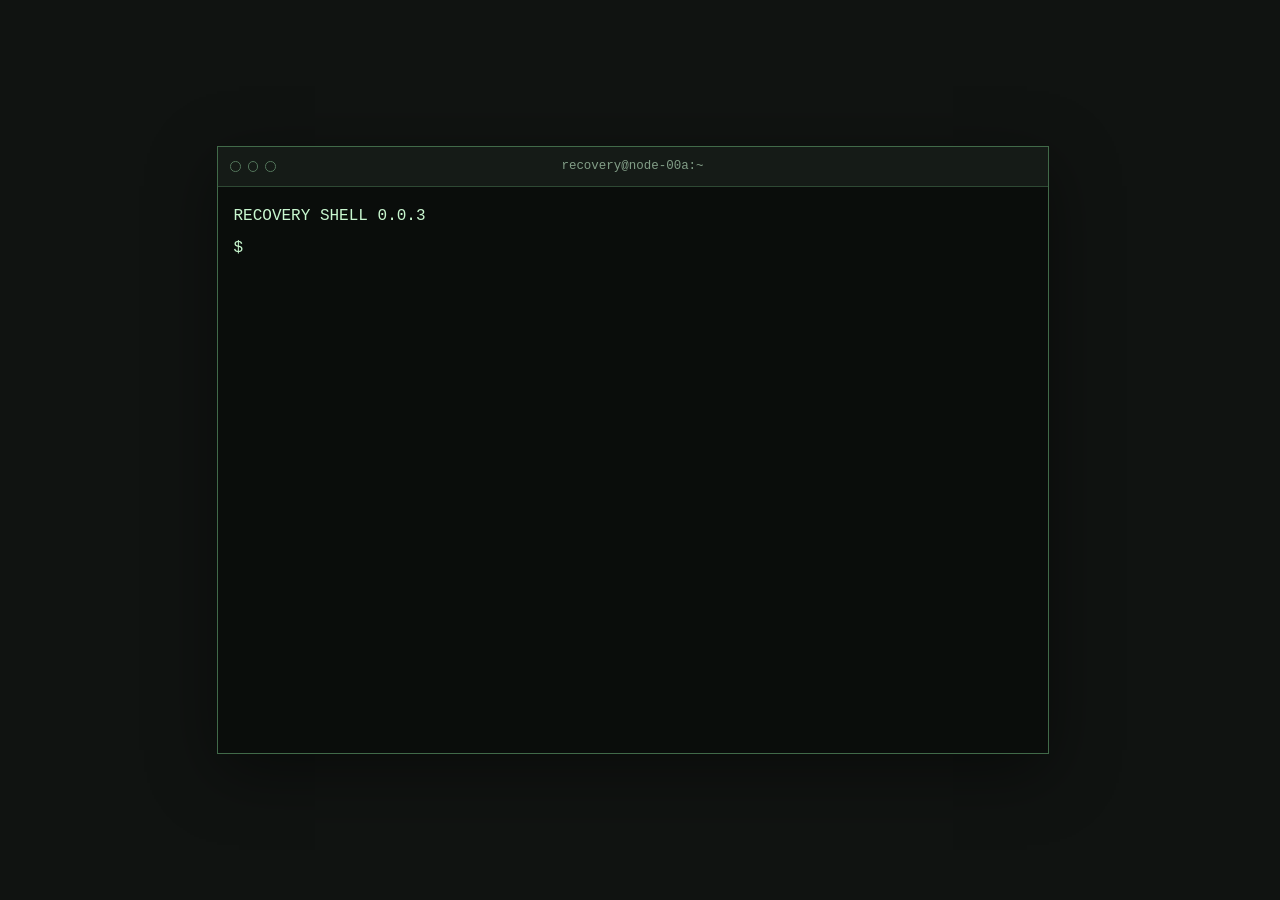
<file: terminal.html>
<!doctype html>
<html lang="en-GB">
<head>
  <meta charset="utf-8" />
  <meta name="viewport" content="width=device-width, initial-scale=1" />
  <meta name="robots" content="noindex, nofollow" />
  <title>Recovery shell</title>
  <link rel="stylesheet" href="assets/style.css" />
</head>
<body class="terminal-page">
  <main class="recovery-terminal" aria-label="Recovery shell">
    <div class="terminal-bar" aria-hidden="true">
      <span></span><span></span><span></span>
      <p>recovery@node-00a:~</p>
    </div>
    <div class="terminal-body" id="terminal-body">
      <div class="terminal-output" id="terminal-output" role="log" aria-live="polite" aria-relevant="additions">
        <p>RECOVERY SHELL 0.0.3</p>
      </div>
      <form class="terminal-prompt" id="terminal-form" autocomplete="off">
        <label for="terminal-input"><span aria-hidden="true">$</span><span class="sr-only">Command</span></label>
        <input id="terminal-input" name="command" type="text" autocomplete="off" autocapitalize="none" spellcheck="false" autofocus />
      </form>
    </div>
  </main>

  <script>
    (function () {
      const form = document.getElementById('terminal-form');
      const input = document.getElementById('terminal-input');
      const output = document.getElementById('terminal-output');
      const body = document.getElementById('terminal-body');

      const commands = {
        help: [
          'Available commands:',
          '  help                 show this message',
          '  ls                   list recovered files',
          '  cat &lt;file&gt;           print a recovered file',
          '  clear                clear the terminal'
        ],
        ls: ['fragment.b64'],
        'cat fragment.b64': ['Y29tcGxldGUuaHRtbA==']
      };

      function line(html, className) {
        const paragraph = document.createElement('p');
        if (className) paragraph.className = className;
        paragraph.innerHTML = html;
        output.appendChild(paragraph);
      }

      function run(rawCommand) {
        const command = rawCommand.trim().replace(/\s+/g, ' ');
        line('<span aria-hidden="true">$ </span>' + escapeHtml(rawCommand), 'terminal-history');

        if (!command) return;

        if (command === 'clear') {
          output.replaceChildren();
          return;
        }

        const response = commands[command.toLowerCase()];
        if (response) {
          response.forEach(item => line(item));
        } else if (command.toLowerCase() === 'cat') {
          line('usage: cat &lt;file&gt;', 'terminal-error');
        } else if (command.toLowerCase().startsWith('cat ')) {
          line('cat: ' + escapeHtml(command.slice(4)) + ': no such file', 'terminal-error');
        } else {
          line(escapeHtml(command) + ': command not found; try \'help\'', 'terminal-error');
        }
      }

      function escapeHtml(value) {
        return value.replace(/[&<>"']/g, character => ({
          '&': '&amp;',
          '<': '&lt;',
          '>': '&gt;',
          '"': '&quot;',
          "'": '&#039;'
        })[character]);
      }

      form.addEventListener('submit', event => {
        event.preventDefault();
        run(input.value);
        input.value = '';
        body.scrollTop = body.scrollHeight;
      });

      document.addEventListener('click', () => input.focus());
    })();
  </script>
</body>
</html>
</file>
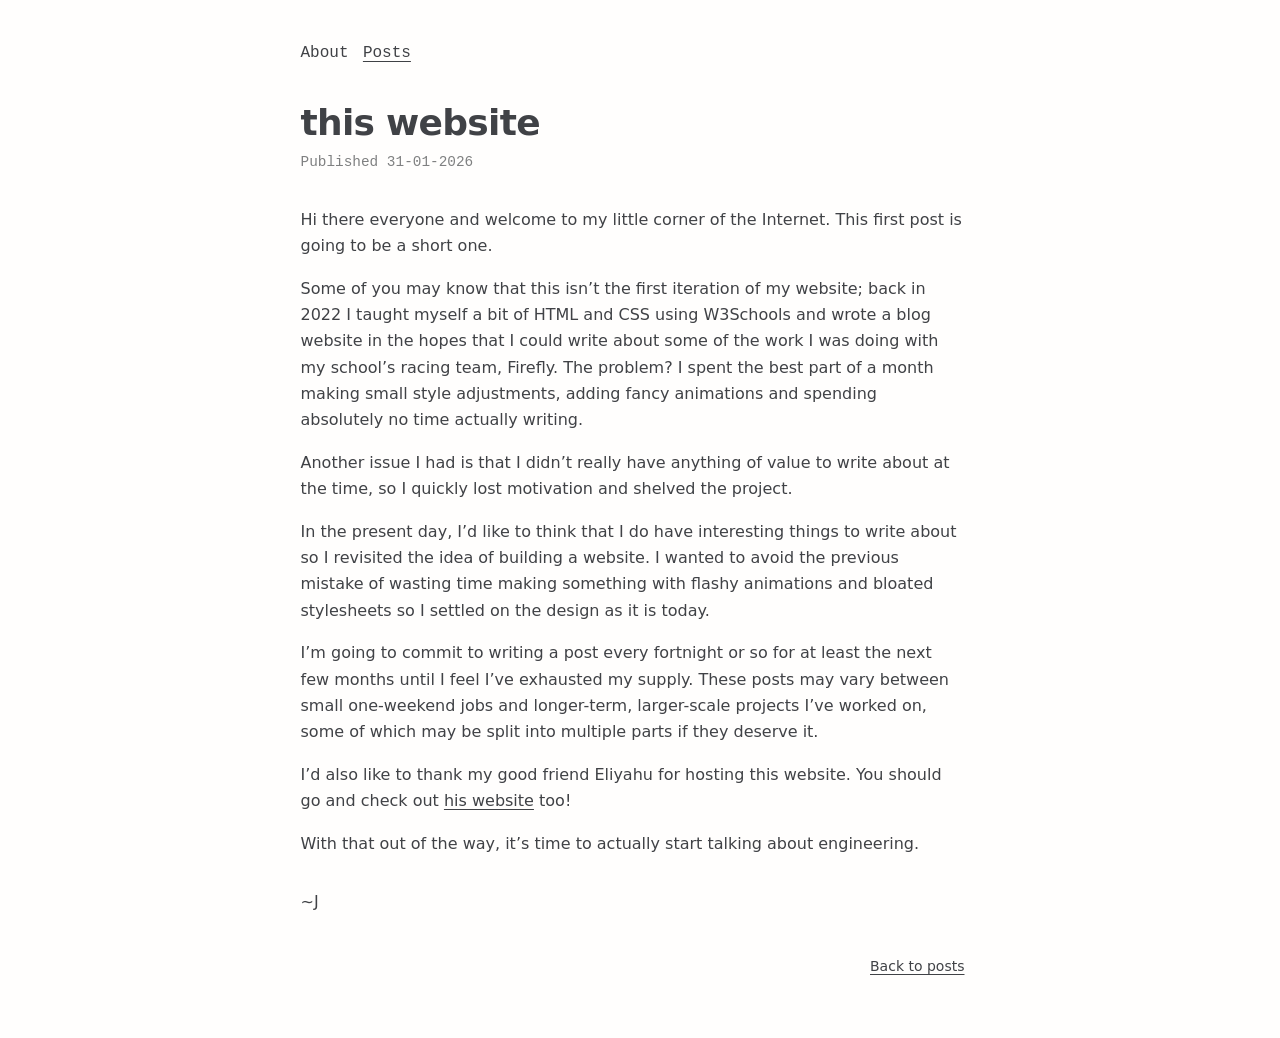
<file: this-website.html>
<!doctype html>
<html lang="en-GB">
<head>
  <meta charset="utf-8" />
  <meta name="viewport" content="width=device-width, initial-scale=1" />
  <meta name="description" content="A short introduction to this website and the engineering projects it will document." />
  <title>this website - James Platt</title>
  <link rel="stylesheet" href="assets/style.css" />
</head>
<body>
  <main class="page">
    <nav class="nav" aria-label="Primary navigation">
      <a href="/">About</a>
      <a href="/posts" aria-current="page">Posts</a>
    </nav>

    <article class="post fade">
      <header class="post-header">
        <h1>this website</h1>
        <p class="post-date">Published <time datetime="2026-01-31">31-01-2026</time></p>
      </header>

      <p>Hi there everyone and welcome to my little corner of the Internet. This first post is going to be a short one.</p>

      <p>Some of you may know that this isn’t the first iteration of my website; back in 2022 I taught myself a bit of HTML and CSS using W3Schools and wrote a blog website in the hopes that I could write about some of the work I was doing with my school’s racing team, Firefly. The problem? I spent the best part of a month making small style adjustments, adding fancy animations and spending absolutely no time actually writing.</p>

      <p>Another issue I had is that I didn’t really have anything of value to write about at the time, so I quickly lost motivation and shelved the project.</p>

      <p>In the present day, I’d like to think that I do have interesting things to write about so I revisited the idea of building a website. I wanted to avoid the previous mistake of wasting time making something with flashy animations and bloated stylesheets so I settled on the design as it is today.</p>

      <p>I’m going to commit to writing a post every fortnight or so for at least the next few months until I feel I’ve exhausted my supply. These posts may vary between small one-weekend jobs and longer-term, larger-scale projects I’ve worked on, some of which may be split into multiple parts if they deserve it.</p>

      <p>I’d also like to thank my good friend Eliyahu for hosting this website. You should go and check out <a href="https://eliyahu.co.uk/">his website</a> too!</p>

      <p>With that out of the way, it’s time to actually start talking about engineering.</p>

      <p class="signoff">~J</p>

      <footer class="post-footer"><a href="/posts">Back to posts</a></footer>
    </article>
  </main>

  <script>
    (function () {
      const content = document.querySelector('.fade');
      if (!content) return;

      function showContent() {
        content.classList.remove('is-leaving');
        content.classList.add('is-visible');
      }

      requestAnimationFrame(showContent);
      window.addEventListener('pageshow', showContent);

      document.querySelectorAll('a[href]').forEach(a => {
        const url = new URL(a.href, location.href);

        if (url.origin !== location.origin) return;
        if (a.target === '_blank' || a.hasAttribute('download')) return;

        a.addEventListener('click', e => {
          if (e.metaKey || e.ctrlKey || e.shiftKey || e.altKey || e.button !== 0) return;

          e.preventDefault();
          content.classList.remove('is-visible');
          content.classList.add('is-leaving');

          setTimeout(() => {
            location.href = a.href;
          }, 160);
        });
      });
    })();
  </script>
</body>
</html>
</file>
<file: assets/style.css>
:root{
  --bg: #fffefd;
  --text: #404246;
  --muted:#7f8081;
  
  --max: 44rem;
  --pad: 1.25rem;
  --leading: 1.65;
}

*{ box-sizing: border-box; }

html{
  -webkit-text-size-adjust: 100%;
  overflow-y: scroll;
  scrollbar-gutter: stable;
}

body{
  margin: 0;
  background: var(--bg);
  color: var(--text);
  font: 16px/var(--leading) system-ui, -apple-system, Segoe UI,
        Roboto, Helvetica, Arial, sans-serif;
}

a{
  color: inherit;
  text-decoration: underline;
  text-underline-offset: 3px;
}

a:hover{
  text-decoration-color: #111111;
}

.page{
  max-width: var(--max);
  margin: 0 auto;
  padding: calc(var(--pad) * 2) var(--pad) calc(var(--pad) * 3);
}

/* NAV */
.nav{
  display: flex;
  gap: .9rem;
  align-items: baseline;
  margin-bottom: 2.25rem;
  flex-wrap: wrap;
  font-family: ui-monospace, SFMono-Regular, Menlo, Monaco, Consolas, "Liberation Mono", "Courier New", monospace;
}

.nav a{
  text-decoration: none;
}

.nav a[aria-current="page"]{
  text-decoration: underline;
  text-underline-offset: 4px;
}

/* FADE TRANSITIONS */
.fade{
  opacity: 0;
  transition: opacity 160ms ease;
}

.fade.is-visible{
  opacity: 1;
}

.fade.is-leaving{
  opacity: 0;
}

/* TYPE */
h1{
  font-size: 2.25rem;
  line-height: 1.15;
  margin: 0 0 1rem;
  letter-spacing: -0.02em;
}

.post-header{
  margin-bottom: 2rem;
}

.post-header h1{
  margin-bottom: .45rem;
}

.post-deck{
  margin: 0 0 .4rem;
  color: #626468;
  font-size: 1.08rem;
  line-height: 1.45;
}

.post-date{
  margin: 0;
  color: var(--muted);
  font-family: ui-monospace, SFMono-Regular, Menlo, Monaco, Consolas,
               "Liberation Mono", "Courier New", monospace;
  font-size: .9rem;
  font-variant-numeric: tabular-nums;
}

.signoff{
  margin-top: 2rem;
}

.post-footer{
  margin-top: 2.5rem;
  text-align: right;
  font-size: .875rem;
}

p{
  margin: 0 0 1rem;
}

.projects{
  margin: 2rem 0;
}

.projects h2{
  margin: 0 0 .65rem;
  font-size: 1.1rem;
}

.project-list{
  display: grid;
  grid-template-columns: repeat(2, minmax(0, 1fr));
  gap: 1rem;
  margin: 0;
  padding: 0;
}

.project-card{
  min-width: 0;
  padding: .75rem;
  border: 1px solid #d9d7d2;
}

.project-image-link{
  display: block;
  margin-bottom: .75rem;
  background: #f7f6f4;
}

.project-image{
  display: block;
  width: 100%;
  height: auto;
  aspect-ratio: 16 / 9;
  border: 0;
  object-fit: cover;
}

.project-title{
  margin: 0 0 .3rem;
  font-size: 1.05rem;
  line-height: 1.45;
}

.project-description{
  margin: 0;
  color: #626468;
  font-size: .95rem;
  line-height: 1.5;
}

.project-card details{
  margin-top: .7rem;
}

.project-card summary{
  cursor: pointer;
  font-family: ui-monospace, SFMono-Regular, Menlo, Monaco, Consolas,
               "Liberation Mono", "Courier New", monospace;
  font-size: .85rem;
}

.project-links{
  margin: .55rem 0 0;
  padding-left: 1.25rem;
}

.project-links li{
  margin: .2rem 0;
}

.post-list{
  list-style: none;
  padding: 0;
  margin: 0;
}

.post-list li{
  margin: .5rem 0;
}

.post-list a{
  display: grid;
  grid-template-columns: auto 1fr auto;
  align-items: baseline;
  gap: .6rem;
  text-decoration: none;
  color: inherit;
  width: 100%;
}

.post-list .title{
  white-space: nowrap;
}

.post-list .date{
  font-variant-numeric: tabular-nums;
  white-space: nowrap;
}

.post-list .dots{
  height: 1em;
  align-self: center;
  background-image: radial-gradient(
    circle,
    currentColor 1.2px,
    transparent 1.3px
  );
  background-size: 8px 1em;
  background-repeat: repeat-x;
  background-position: center;
  opacity: 0.35;
}

.post-list .dots,
.post-list .date{
  opacity: 0.35;
  transition: opacity 120ms ease;
}

.post-list a:hover .dots,
.post-list a:hover .date{
  opacity: 0.7;
}

.figure{
  margin: 1.5rem 0 2rem;
}

.figure img{
  max-width: 90%;
  height: auto;
  display: block;
  margin: 0 auto;
}

.figure--molecule img{
  max-width: 76%;
}

.figure figcaption{
  max-width: 36rem;
  margin: .75rem auto 0;
  font-size: .9rem;
  line-height: 1.45;
  color: var(--muted);
  text-align: center;
  white-space: nowrap;
}

.equation{
  margin: 1.5rem 0 2rem;
}

.equation pre[class*="language-"]{
  margin: 0;
  overflow-x: auto;
}

.equation .math{
  min-height: 4rem;
  padding: 1.25rem .5rem;
  overflow-x: auto;
  text-align: center;
  font-size: 1.15rem;
}

.equation .katex-display{
  margin: 0;
}

.equation figcaption{
  max-width: 36rem;
  margin: .75rem auto 0;
  font-size: .9rem;
  line-height: 1.45;
  color: var(--muted);
  text-align: center;
  white-space: nowrap;
}

.caption-title{
  display: block;
  color: var(--text);
  font-weight: 600;
  white-space: nowrap;
}

.caption-note{
  display: block;
  margin-top: .15rem;
  white-space: nowrap;
}

.figure .caption-credit{
  white-space: normal;
}

.download{
  margin: 1.5rem 0 2rem;
  padding: .85rem 1rem;
  border-left: 2px solid var(--muted);
  background: #f7f6f4;
}

.download a{
  font-weight: 600;
}

.download span{
  margin-left: .4rem;
  color: var(--muted);
  font-size: .9rem;
  white-space: nowrap;
}

.aside{
  margin: 1.5rem 0 2rem;
  padding: .85rem 1rem;
  border-left: 2px solid var(--muted);
  background: #f7f6f4;
}

.aside p:last-child{
  margin-bottom: 0;
}

.aside-title{
  font-weight: 600;
}

/* CORRUPTED.DBC */
.arg-entry h1,
.can-frame,
.terminal-page,
.diagnostic-page{
  font-family: ui-monospace, SFMono-Regular, Menlo, Monaco, Consolas,
               "Liberation Mono", "Courier New", monospace;
}

.can-frame{
  margin: 3.25rem 0 0;
  border: 1px solid #c9c7c3;
  background: #f7f6f4;
  box-shadow: 4px 4px 0 #e9e7e3;
}

.can-frame-standard{
  margin: 0;
  padding: .55rem .8rem;
  border-bottom: 1px solid #c9c7c3;
  color: var(--muted);
  font-size: .78rem;
  letter-spacing: .12em;
}

.can-frame dl{
  margin: 0;
  padding: .75rem .8rem;
}

.can-frame dl div{
  display: grid;
  grid-template-columns: 4.5rem minmax(0, 1fr);
  gap: .75rem;
  padding: .42rem 0;
}

.can-frame dt{
  color: var(--muted);
}

.can-frame dd{
  margin: 0;
  overflow-wrap: anywhere;
}

.terminal-page,
.diagnostic-page{
  min-height: 100vh;
  background: #101311;
  color: #c8f7cf;
}

.terminal-page{
  display: grid;
  place-items: center;
  padding: clamp(1rem, 4vw, 3rem);
}

.recovery-terminal{
  width: min(100%, 52rem);
  height: min(38rem, calc(100vh - 2rem));
  min-height: 22rem;
  border: 1px solid #416a49;
  background: #0a0d0b;
  box-shadow: 0 1.1rem 4rem rgba(0, 0, 0, .42);
}

.terminal-bar{
  position: relative;
  display: flex;
  align-items: center;
  gap: .45rem;
  height: 2.5rem;
  padding: 0 .8rem;
  border-bottom: 1px solid #2e4934;
  background: #151b17;
}

.terminal-bar span{
  width: .65rem;
  height: .65rem;
  border-radius: 50%;
  border: 1px solid #52745a;
}

.terminal-bar p{
  position: absolute;
  left: 50%;
  margin: 0;
  transform: translateX(-50%);
  color: #829e87;
  font-size: .78rem;
  white-space: nowrap;
}

.terminal-body{
  height: calc(100% - 2.5rem);
  padding: 1rem;
  overflow-y: auto;
  scrollbar-color: #416a49 #0a0d0b;
}

.terminal-output p{
  margin: 0 0 .35rem;
  white-space: pre-wrap;
  overflow-wrap: anywhere;
}

.terminal-output .terminal-spacer{
  margin-top: 1.25rem;
}

.terminal-return{
  color: #829e87;
}

.terminal-return:hover{
  color: #f2fff4;
}

.terminal-command,
.terminal-history{
  color: #f2fff4;
}

.terminal-error{
  color: #f5a8a8;
}

.terminal-prompt{
  display: grid;
  grid-template-columns: auto minmax(0, 1fr);
  gap: .65rem;
  margin-top: .35rem;
}

.terminal-prompt input{
  min-width: 0;
  border: 0;
  border-radius: 0;
  outline: 0;
  padding: 0;
  background: transparent;
  color: #f2fff4;
  font: inherit;
  caret-color: #c8f7cf;
}

.sr-only{
  position: absolute;
  width: 1px;
  height: 1px;
  padding: 0;
  margin: -1px;
  overflow: hidden;
  clip: rect(0, 0, 0, 0);
  white-space: nowrap;
  border: 0;
}

.diagnostic-page{
  display: grid;
  place-items: center;
  padding: 1.25rem;
  overflow-x: hidden;
  background:
    radial-gradient(circle at 50% 42%, rgba(69, 191, 91, .11), transparent 36rem),
    #080b09;
}

.diagnostic-screen{
  position: relative;
  width: min(100%, 46rem);
  border: 1px solid #416a49;
  padding: clamp(1.5rem, 6vw, 3.75rem);
  overflow: hidden;
  background:
    repeating-linear-gradient(0deg, rgba(200, 247, 207, .025) 0, rgba(200, 247, 207, .025) 1px, transparent 1px, transparent 4px),
    #0a0d0b;
  box-shadow:
    0 0 0 1px rgba(200, 247, 207, .025) inset,
    0 1.1rem 4rem rgba(0, 0, 0, .5),
    0 0 5rem rgba(65, 106, 73, .12);
}

.diagnostic-screen::after{
  content: "";
  position: absolute;
  z-index: 2;
  top: -35%;
  left: 0;
  width: 100%;
  height: 28%;
  pointer-events: none;
  background: linear-gradient(transparent, rgba(200, 247, 207, .045), transparent);
  animation: diagnostic-scan 5s linear infinite 2.4s;
}

.diagnostic-topline{
  display: flex;
  justify-content: space-between;
  gap: 1rem;
  color: #829e87;
  font-size: .72rem;
  letter-spacing: .08em;
}

.diagnostic-topline p{
  margin: 0;
}

.diagnostic-signal{
  color: #c8f7cf;
  white-space: nowrap;
}

.diagnostic-signal span{
  display: inline-block;
  width: .55rem;
  height: .55rem;
  margin-right: .45rem;
  border-radius: 50%;
  background: #7dff91;
  box-shadow: 0 0 .8rem #7dff91;
  animation: diagnostic-pulse 1.8s ease-in-out infinite;
}

.diagnostic-heading{
  margin: clamp(2rem, 6vw, 3.5rem) 0 1.25rem;
  color: #f2fff4;
  font: 700 clamp(2.6rem, 10vw, 5.4rem)/.84 ui-monospace, SFMono-Regular, Menlo, Monaco, Consolas, "Liberation Mono", "Courier New", monospace;
  letter-spacing: -.08em;
  text-shadow: 0 0 1.6rem rgba(125, 255, 145, .16);
}

.diagnostic-heading span{
  display: block;
}

.diagnostic-heading span:last-child{
  color: #7dff91;
}

.recovery-progress{
  height: 2px;
  margin-bottom: 1.8rem;
  overflow: hidden;
  background: #203426;
}

.recovery-progress span{
  display: block;
  width: 100%;
  height: 100%;
  transform-origin: left;
  background: #7dff91;
  box-shadow: 0 0 .8rem rgba(125, 255, 145, .75);
  animation: recovery-fill 1.1s cubic-bezier(.2, .8, .2, 1) both;
}

.diagnostic-checks{
  display: grid;
  grid-template-columns: repeat(2, minmax(0, 1fr));
  gap: .6rem 1.5rem;
  padding: 0;
  margin: 0;
  list-style: none;
  color: #829e87;
  font-size: .78rem;
}

.diagnostic-checks li{
  opacity: 0;
  transform: translateY(.35rem);
  animation: diagnostic-arrive .35s ease forwards;
}

.diagnostic-checks li:nth-child(1){ animation-delay: .35s; }
.diagnostic-checks li:nth-child(2){ animation-delay: .55s; }
.diagnostic-checks li:nth-child(3){ animation-delay: .75s; }
.diagnostic-checks li:nth-child(4){ animation-delay: .95s; }

.diagnostic-checks span{
  margin-right: .45rem;
  color: #7dff91;
}

.recovered-message{
  margin-top: clamp(2rem, 6vw, 3rem);
  padding: 1.15rem 1.25rem 1.25rem;
  border: 1px solid #2e4934;
  background: rgba(20, 30, 23, .78);
  opacity: 0;
  transform: translateY(.5rem);
  animation: diagnostic-arrive .5s ease 1.35s forwards;
}

.recovered-label{
  margin: 0 0 .75rem;
  color: #829e87;
  font-size: .67rem;
  letter-spacing: .14em;
}

.diagnostic-message{
  margin: 0;
  color: #f2fff4;
  font-size: clamp(.9rem, 3.3vw, 1.2rem);
  line-height: 1.35;
  letter-spacing: .045em;
}

.diagnostic-reveal{
  margin: .15rem 0 0;
  color: #7dff91;
  font-size: clamp(1.35rem, 5vw, 2.1rem);
  font-weight: 700;
  line-height: 1.2;
  letter-spacing: -.03em;
}

.diagnostic-footer{
  margin: 1.25rem 0 0;
  color: #58725e;
  font-size: .67rem;
  letter-spacing: .1em;
  text-align: right;
  opacity: 0;
  animation: diagnostic-arrive .5s ease 1.75s forwards;
}

.diagnostic-footer p{
  margin: 0;
}

.diagnostic-return{
  display: inline-block;
  margin-top: .35rem;
  color: #829e87;
  letter-spacing: .04em;
  text-underline-offset: 3px;
}

.diagnostic-return:hover{
  color: #c8f7cf;
}

@keyframes recovery-fill{
  from{ transform: scaleX(0); }
  to{ transform: scaleX(1); }
}

@keyframes diagnostic-arrive{
  to{
    opacity: 1;
    transform: translateY(0);
  }
}

@keyframes diagnostic-pulse{
  0%, 100%{ opacity: .55; transform: scale(.85); }
  50%{ opacity: 1; transform: scale(1); }
}

@keyframes diagnostic-scan{
  to{ top: 110%; }
}

@media (max-width: 420px){
  h1{ font-size: 1.9rem; }

  .project-list{
    grid-template-columns: 1fr;
  }

  .download span{
    display: block;
    margin: .2rem 0 0;
  }

  .post-list a{
    grid-template-columns: minmax(0, 1fr) auto;
  }

  .post-list .title{
    white-space: normal;
  }

  .post-list .dots{
    display: none;
  }

  .can-frame{
    margin-top: 2.5rem;
  }

  .can-frame dl div{
    grid-template-columns: 3.75rem minmax(0, 1fr);
    gap: .4rem;
  }

  .terminal-page{
    padding: 0;
  }

  .recovery-terminal{
    width: 100%;
    height: 100vh;
    min-height: 0;
    border: 0;
  }

  .terminal-bar p{
    position: static;
    margin-left: .5rem;
    transform: none;
  }

  .diagnostic-page{
    padding: .75rem;
  }

  .diagnostic-topline{
    display: block;
  }

  .diagnostic-signal{
    margin-top: .35rem !important;
  }

  .diagnostic-checks{
    grid-template-columns: 1fr;
  }

  .diagnostic-heading{
    font-size: clamp(2.5rem, 17vw, 4rem);
  }
}

@media (prefers-reduced-motion: reduce){
  .recovery-progress span,
  .diagnostic-checks li,
  .recovered-message,
  .diagnostic-footer,
  .diagnostic-signal span,
  .diagnostic-screen::after{
    animation: none;
  }

  .diagnostic-checks li,
  .recovered-message,
  .diagnostic-footer{
    opacity: 1;
    transform: none;
  }
}
</file>
